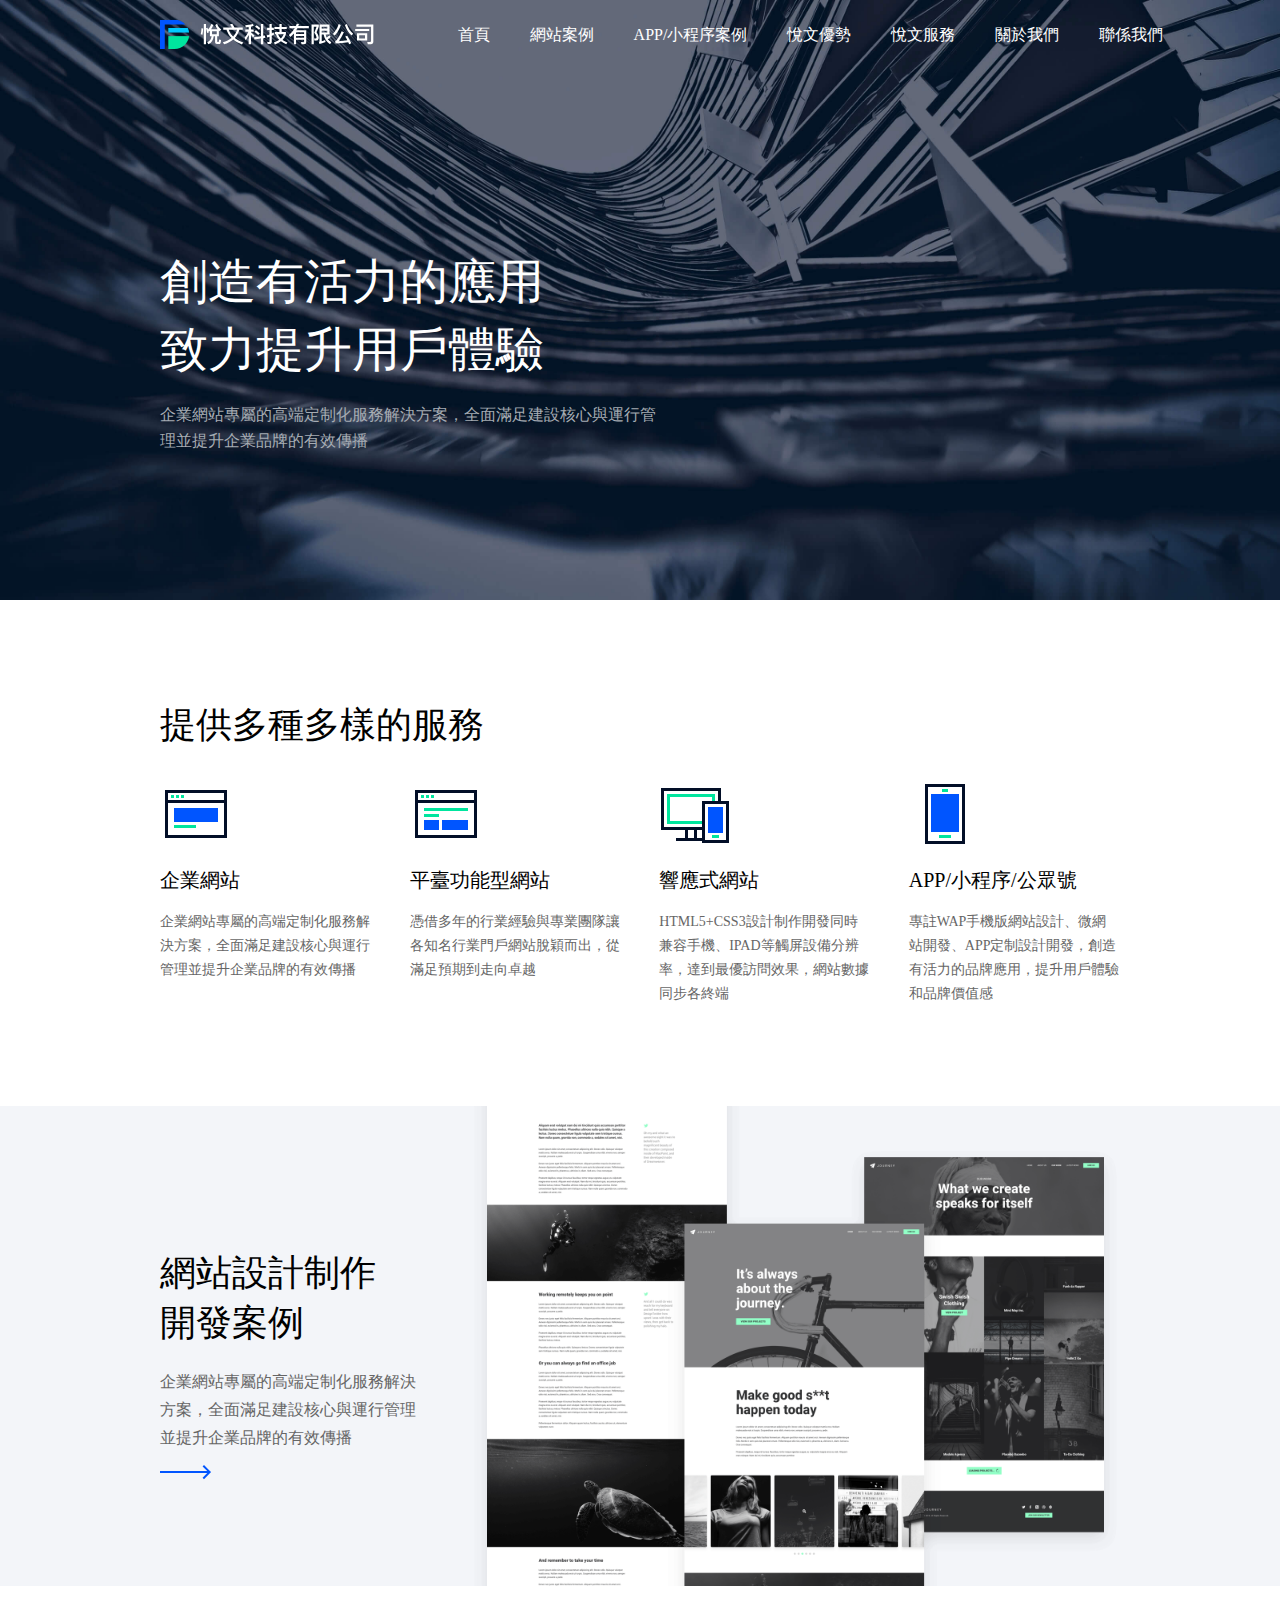
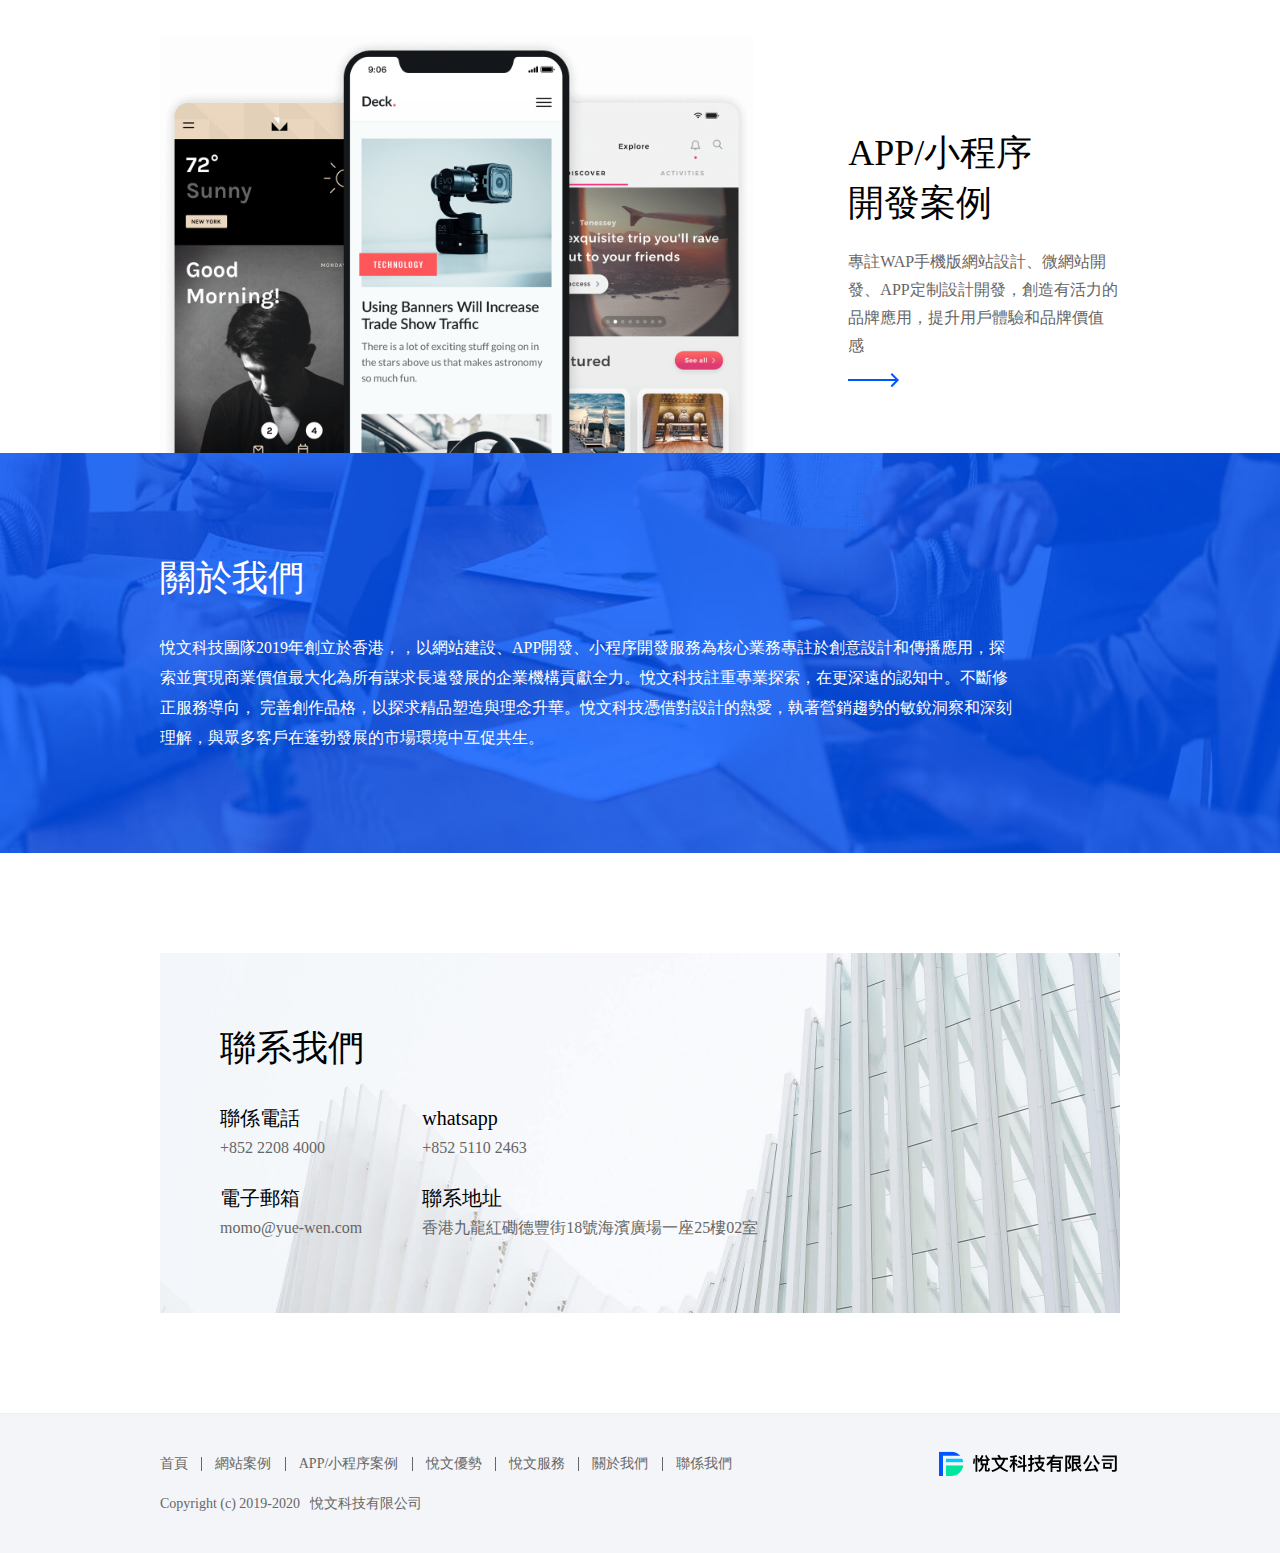
<file: html/index.html>
<!DOCTYPE html>
<html lang="zh">
<head>
	<meta charset="UTF-8">
	<meta name="viewport" content="width=device-width,initial-scale=1,minimum-scale=1,maximum-scale=1,user-scalable=no"/>
	<meta http-equiv="X-UA-Compatible" content="ie=edge">
	<link rel="stylesheet" href="../css/index.css">
	<title>首页</title>
</head>
<body>
	
	<header>
		<div class="headerNav">
			<img src="../img/header_logo_white.svg" class="headerlogo">
			<div class="navbox"><a href="index.html">首頁</a></div>
			<div class="navbox"><a href="webcase.html">網站案例</a></div>
			<div class="navbox"><a href="appcase.html">APP/小程序案例</a></div>
			<div class="navbox"><a href="advantage.html">悅文優勢</a></div>
			<div class="navbox"><a href="service.html">悅文服務</a></div>
			<div class="navbox"><a href="aboutus.html">關於我們</a></div>
			<div class="navbox"><a href="contactus.html">聯係我們</a></div>
		</div>
		<div class="header-box">
			<div class="header-title">創造有活力的應用<br>
			致力提升用戶體驗</div>
			<div class="header-title2">企業網站專屬的高端定制化服務解決方案，全面滿足建設核心與運行管理並提升企業品牌的有效傳播</div>
		</div>
	</header>
	
	<div class="boxa">
		<div class="boxa-title">提供多種多樣的服務</div>
		<div class="boxa-kids">
			<div class="boxa-kid">
				<div class="kid-imgbox">
					<img src="../img/Corporatewebsites.svg">
				</div>
				<div class="boxa-kid-title">企業網站</div>
				<p>企業網站專屬的高端定制化服務解決方案，全面滿足建設核心與運行管理並提升企業品牌的有效傳播</p>
			</div>
			
			<div class="boxa-kid">
				<div class="kid-imgbox">
					<img src="../img/boxaimg-b.svg">
				</div>
				<div class="boxa-kid-title">平臺功能型網站</div>
				<p>憑借多年的行業經驗與專業團隊讓各知名行業門戶網站脫穎而出，從滿足預期到走向卓越</p>
			</div>
			
			<div class="boxa-kid">
				<div class="kid-imgbox">
					<img src="../img/boxaimg-c.svg">
				</div>
				<div class="boxa-kid-title">響應式網站</div>
				<p>HTML5+CSS3設計制作開發同時兼容手機、IPAD等觸屏設備分辨率，達到最優訪問效果，網站數據同步各終端</p>
			</div>
			
			<div class="boxa-kid">
				<div class="kid-imgbox">
					<img src="../img/boxaimg-d.svg">
				</div>
				<div class="boxa-kid-title">APP/小程序/公眾號</div>
				<p>專註WAP手機版網站設計、微網站開發、APP定制設計開發，創造有活力的品牌應用，提升用戶體驗和品牌價值感</p>
			</div>
		</div>
	</div>
	
	<div class="boxb">
		<div class="boxb-left">
			<div class="boxb-title">網站設計制作開發案例</div>
			<div class="boxb-title2">企業網站專屬的高端定制化服務解決方案，全面滿足建設核心與運行管理並提升企業品牌的有效傳播</div>
			<div>
				<a href="webcase.html" class="hml-10">
					<img src="../img/lookmore.svg">
				</a>
			</div>
		</div>
		<img class="boxbimg" src="../img/boxbimg.png">
	</div>
	
	<div class="boxc">
		<img class="boxcimg" src="../img/boxcimg.png">
		<div class="boxc-right">
			<div class="boxc-title">APP/小程序開發案例</div>
			<div class="boxc-title2">專註WAP手機版網站設計、微網站開發、APP定制設計開發，創造有活力的品牌應用，提升用戶體驗和品牌價值感</div>
			<div>
				<a href="appcase.html" class="hml-10">
					<img src="../img/lookmore.svg">
				</a>
			</div>
		</div>
	</div>
	
	<div class="boxd">
		<img src="../img/aboutus.jpg" class="boxdimg">
		<div class="boxd-content">
			<div class="boxd-title">關於我們</div>
			<div class="boxd-title2">
				悅文科技團隊2019年創立於香港，，以網站建設、APP開發、小程序開發服務為核心業務專註於創意設計和傳播應用，探 索並實現商業價值最大化為所有謀求長遠發展的企業機構貢獻全力。悅文科技註重專業探索，在更深遠的認知中。不斷修正服務導向， 完善創作品格，以探求精品塑造與理念升華。悅文科技憑借對設計的熱愛，執著營銷趨勢的敏銳洞察和深刻理解，與眾多客戶在蓬勃發展的市場環境中互促共生。
			</div>
		</div>
	</div>
	
	<div class="boxe">
		<div class="boxe-content">
			<div class="boxe-title">聯系我們</div>
			<div class="boxe-callus">
				<div class="callus-left">
					<div class="callway">聯係電話</div>
					<div class="callnum mb-20">+852 2208 4000</div>
					<div class="callway">電子郵箱</div>
					<div class="callnum">momo@yue-wen.com</div>
				</div>
				<div class="callus-right">
					<div class="callway">whatsapp</div>
					<div class="callnum mb-20">+852 5110 2463</div>
					<div class="callway">聯系地址</div>
					<div class="callnum">香港九龍紅磡德豐街18號海濱廣場一座25樓02室</div>
				</div>
			</div>
		</div>
	</div>
	
	<footer>
		<div class="footer-navs">
			<div class="footer-nav">
				<a href="index.html">首頁</a>
			</div>
			<div class="footer-nav">
				<a href="webcase.html">網站案例</a>
			</div>
			<div class="footer-nav">
				<a href="appcase.html">APP/小程序案例</a>
			</div>
			<div class="footer-nav">
				<a href="advantage.html">悅文優勢</a>
			</div>
			<div class="footer-nav">
				<a href="service.html">悅文服務</a>
			</div>
			<div class="footer-nav">
				<a href="aboutus.html">關於我們</a>
			</div>
			<div class="footer-nav">
				<a href="contactus.html">聯係我們</a>
			</div>
		</div>
		<div class="footer-texts">
			<div class="footer-text">Copyright (c) 2019-2020</div>
			<div class="footer-text">悅文科技有限公司</div>
		</div>
		<img src="../img/Footer_logo.svg" class="footerlogo">
	</footer>
	
	<!--[if lt IE 9]>
	  <script src="https://oss.maxcdn.com/libs/html5shiv/3.7.0/html5shiv.js"></script>
	  <script src="https://oss.maxcdn.com/libs/respond.js/1.3.0/respond.min.js"></script>
	<![endif]-->
	<script type="text/javascript">
	    //创建和初始化地图函数：
	    function initMap(){
	        createMap();//创建地图
	        setMapEvent();//设置地图事件
	        addMapControl();//向地图添加控件
	        addMarker();//向地图中添加marker
	    }
	    
	    //创建地图函数：
	    function createMap(){
	        var map = new BMap.Map("dituContent");//在百度地图容器中创建一个地图
	        var point = new BMap.Point(114.203157,22.305358);//定义一个中心点坐标
	        map.centerAndZoom(point,18);//设定地图的中心点和坐标并将地图显示在地图容器中
	        window.map = map;//将map变量存储在全局
	    }
	    
	    //地图事件设置函数：
	    function setMapEvent(){
	        map.enableDragging();//启用地图拖拽事件，默认启用(可不写)
	        map.enableScrollWheelZoom();//启用地图滚轮放大缩小
	        map.enableDoubleClickZoom();//启用鼠标双击放大，默认启用(可不写)
	        map.enableKeyboard();//启用键盘上下左右键移动地图
	    }
	    
	    //地图控件添加函数：
	    function addMapControl(){
	        //向地图中添加缩放控件
		var ctrl_nav = new BMap.NavigationControl({anchor:BMAP_ANCHOR_TOP_LEFT,type:BMAP_NAVIGATION_CONTROL_LARGE});
		map.addControl(ctrl_nav);
	        //向地图中添加缩略图控件
		var ctrl_ove = new BMap.OverviewMapControl({anchor:BMAP_ANCHOR_BOTTOM_RIGHT,isOpen:0});
		map.addControl(ctrl_ove);
	        //向地图中添加比例尺控件
		var ctrl_sca = new BMap.ScaleControl({anchor:BMAP_ANCHOR_BOTTOM_LEFT});
		map.addControl(ctrl_sca);
	    }
	    
	    //标注点数组
	    var markerArr = [{title:"我的标记",content:"我的备注",point:"114.202991|22.305266",isOpen:0,icon:{w:21,h:21,l:46,t:0,x:6,lb:5}}
			 ];
	    //创建marker
	    function addMarker(){
	        for(var i=0;i<markerArr.length;i++){
	            var json = markerArr[i];
	            var p0 = json.point.split("|")[0];
	            var p1 = json.point.split("|")[1];
	            var point = new BMap.Point(p0,p1);
				var iconImg = createIcon(json.icon);
	            var marker = new BMap.Marker(point,{icon:iconImg});
				var iw = createInfoWindow(i);
				var label = new BMap.Label(json.title,{"offset":new BMap.Size(json.icon.lb-json.icon.x+10,-20)});
				marker.setLabel(label);
	            map.addOverlay(marker);
	            label.setStyle({
	                        borderColor:"#808080",
	                        color:"#333",
	                        cursor:"pointer"
	            });
				
				(function(){
					var index = i;
					var _iw = createInfoWindow(i);
					var _marker = marker;
					_marker.addEventListener("click",function(){
					    this.openInfoWindow(_iw);
				    });
				    _iw.addEventListener("open",function(){
					    _marker.getLabel().hide();
				    })
				    _iw.addEventListener("close",function(){
					    _marker.getLabel().show();
				    })
					label.addEventListener("click",function(){
					    _marker.openInfoWindow(_iw);
				    })
					if(!!json.isOpen){
						label.hide();
						_marker.openInfoWindow(_iw);
					}
				})()
	        }
	    }
	    //创建InfoWindow
	    function createInfoWindow(i){
	        var json = markerArr[i];
	        var iw = new BMap.InfoWindow("<b class='iw_poi_title' title='" + json.title + "'>" + json.title + "</b><div class='iw_poi_content'>"+json.content+"</div>");
	        return iw;
	    }
	    //创建一个Icon
	    function createIcon(json){
	        var icon = new BMap.Icon("http://app.baidu.com/map/images/us_mk_icon.png", new BMap.Size(json.w,json.h),{imageOffset: new BMap.Size(-json.l,-json.t),infoWindowOffset:new BMap.Size(json.lb+5,1),offset:new BMap.Size(json.x,json.h)})
	        return icon;
	    }
	    
	    initMap();//创建和初始化地图
	</script>
</body>
</html>
</file>
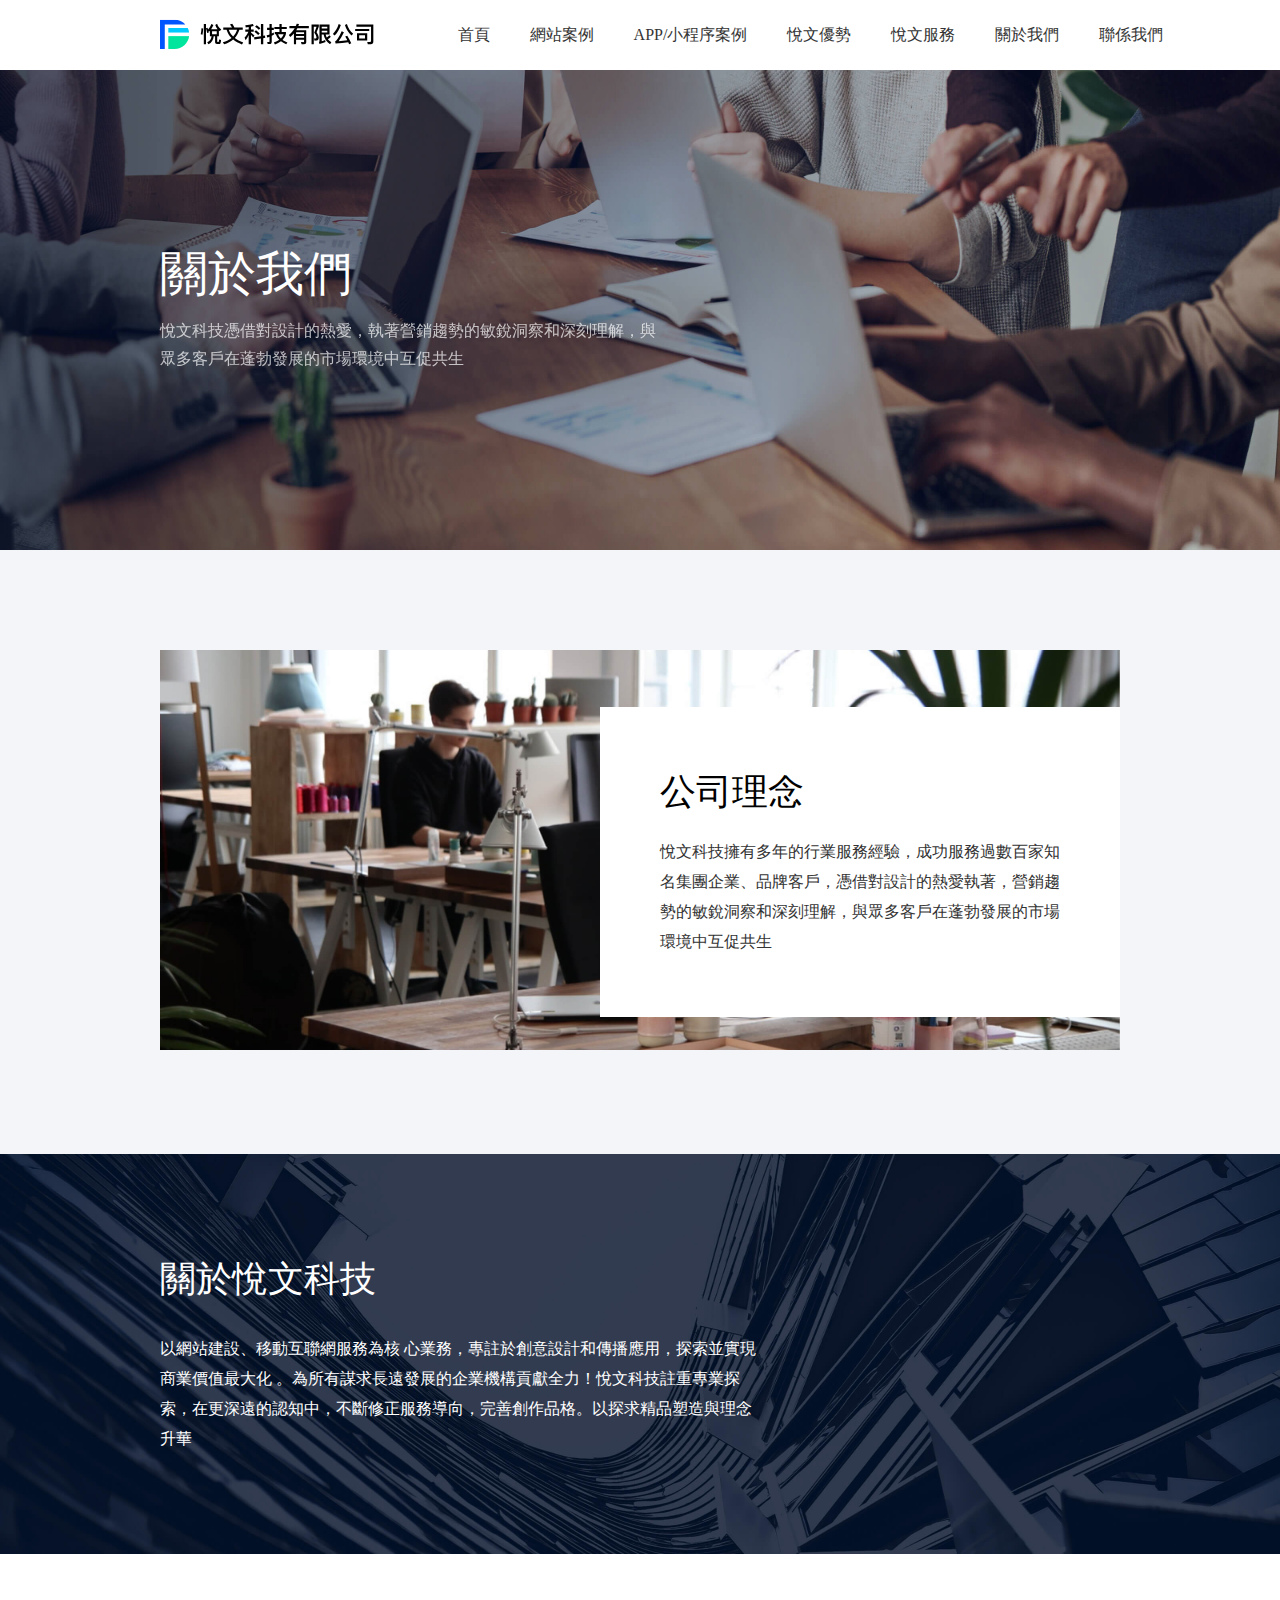
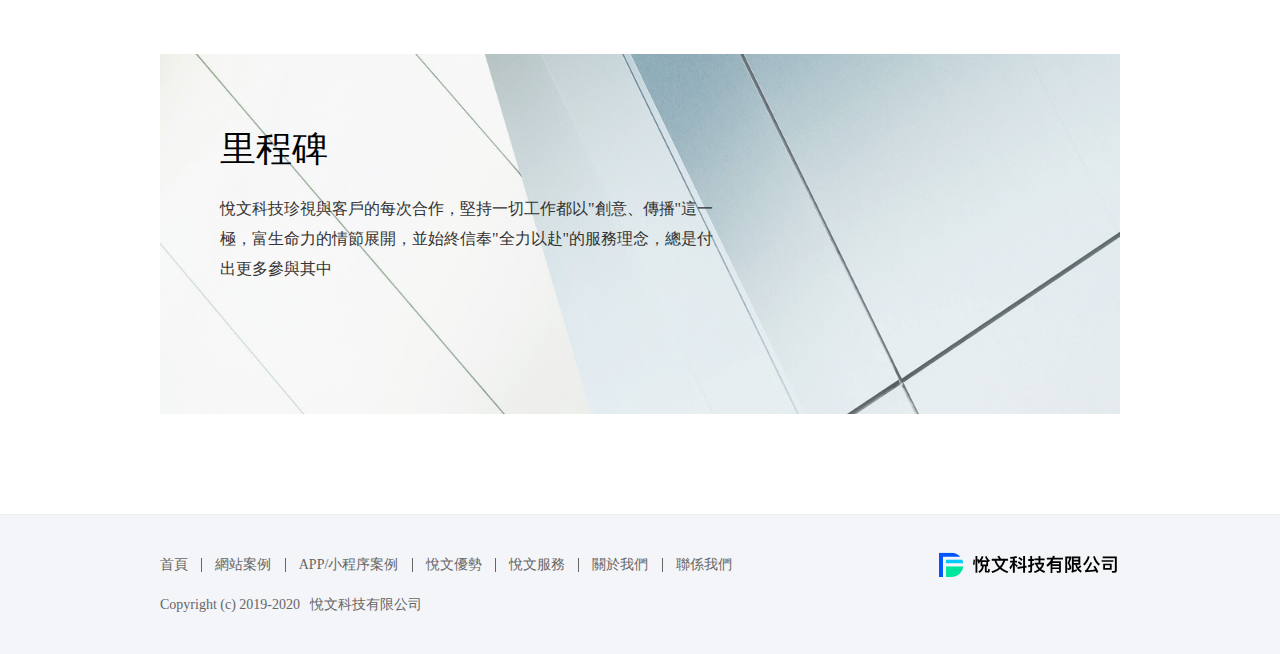
<file: html/aboutus.html>
<!DOCTYPE html>
<html lang="zh">
	<head>
		<meta charset="UTF-8">
		<meta name="viewport" content="width=device-width, initial-scale=1.0">
		<meta http-equiv="X-UA-Compatible" content="ie=edge">
		<link rel="stylesheet" href="../css/index.css">
		<title>關於我們</title>
	</head>
	<body>

		<div class="headerNav">
			<img src="../img/header_logo.svg" class="headerlogo">
			<div class="navbox"><a href="index.html">首頁</a></div>
			<div class="navbox"><a href="webcase.html">網站案例</a></div>
			<div class="navbox"><a href="appcase.html">APP/小程序案例</a></div>
			<div class="navbox"><a href="advantage.html">悅文優勢</a></div>
			<div class="navbox"><a href="service.html">悅文服務</a></div>
			<div class="navbox"><a href="aboutus.html">關於我們</a></div>
			<div class="navbox"><a href="contactus.html">聯係我們</a></div>
		</div>

		<div class="adpic aboutus-adpic">
			<div class="adpic-title">關於我們</div>
			<div class="adpic-title2">悅文科技憑借對設計的熱愛，執著營銷趨勢的敏銳洞察和深刻理解，與眾多客戶在蓬勃發展的市場環境中互促共生</div>
		</div>

		<div class="aboutusBoxb">
			<div class="aboutusBoxb-content">
				<img src="../img/aboutusBoxb.jpg">
				<div class="conpanyln">
					<div class="conpanyln-title">公司理念</div>
					<div class="conpanyln-title2">悅文科技擁有多年的行業服務經驗，成功服務過數百家知名集團企業、品牌客戶，憑借對設計的熱愛執著，營銷趨勢的敏銳洞察和深刻理解，與眾多客戶在蓬勃發展的市場環境中互促共生</div>
				</div>
			</div>
		</div>

		<div class="boxd">
			<img src="../img/aboutywkj.jpg" class="boxdimg">
			<div class="boxd-content">
				<div class="boxd-title">關於悅文科技</div>
				<div class="boxd-title3">以網站建設、移動互聯網服務為核 心業務，專註於創意設計和傳播應用，探索並實現商業價值最大化 。為所有謀求長遠發展的企業機構貢獻全力！悅文科技註重專業探索，在更深遠的認知中，不斷修正服務導向，完善創作品格。以探求精品塑造與理念升華</div>
			</div>
		</div>
		
		<div class="boxe">
			<div class="boxe-content aboutus-bectent">
				<div class="boxe-title">里程碑</div>
				<div class="text-title2" style="width: 500px;">悅文科技珍視與客戶的每次合作，堅持一切工作都以"創意、傳播"這一極，富生命力的情節展開，並始終信奉"全力以赴"的服務理念，總是付出更多參與其中</div>
			</div>
		</div>

		<footer>
			<div class="footer-navs">
				<div class="footer-nav">
					<a href="index.html">首頁</a>
				</div>
				<div class="footer-nav">
					<a href="webcase.html">網站案例</a>
				</div>
				<div class="footer-nav">
					<a href="appcase.html">APP/小程序案例</a>
				</div>
				<div class="footer-nav">
					<a href="advantage.html">悅文優勢</a>
				</div>
				<div class="footer-nav">
					<a href="service.html">悅文服務</a>
				</div>
				<div class="footer-nav">
					<a href="aboutus.html">關於我們</a>
				</div>
				<div class="footer-nav">
					<a href="contactus.html">聯係我們</a>
				</div>
			</div>
			<div class="footer-texts">
				<div class="footer-text">Copyright (c) 2019-2020</div>
				<div class="footer-text">悅文科技有限公司</div>
			</div>
			<img src="../img/Footer_logo.svg" class="footerlogo">
		</footer>
	</body>
</html>
</file>
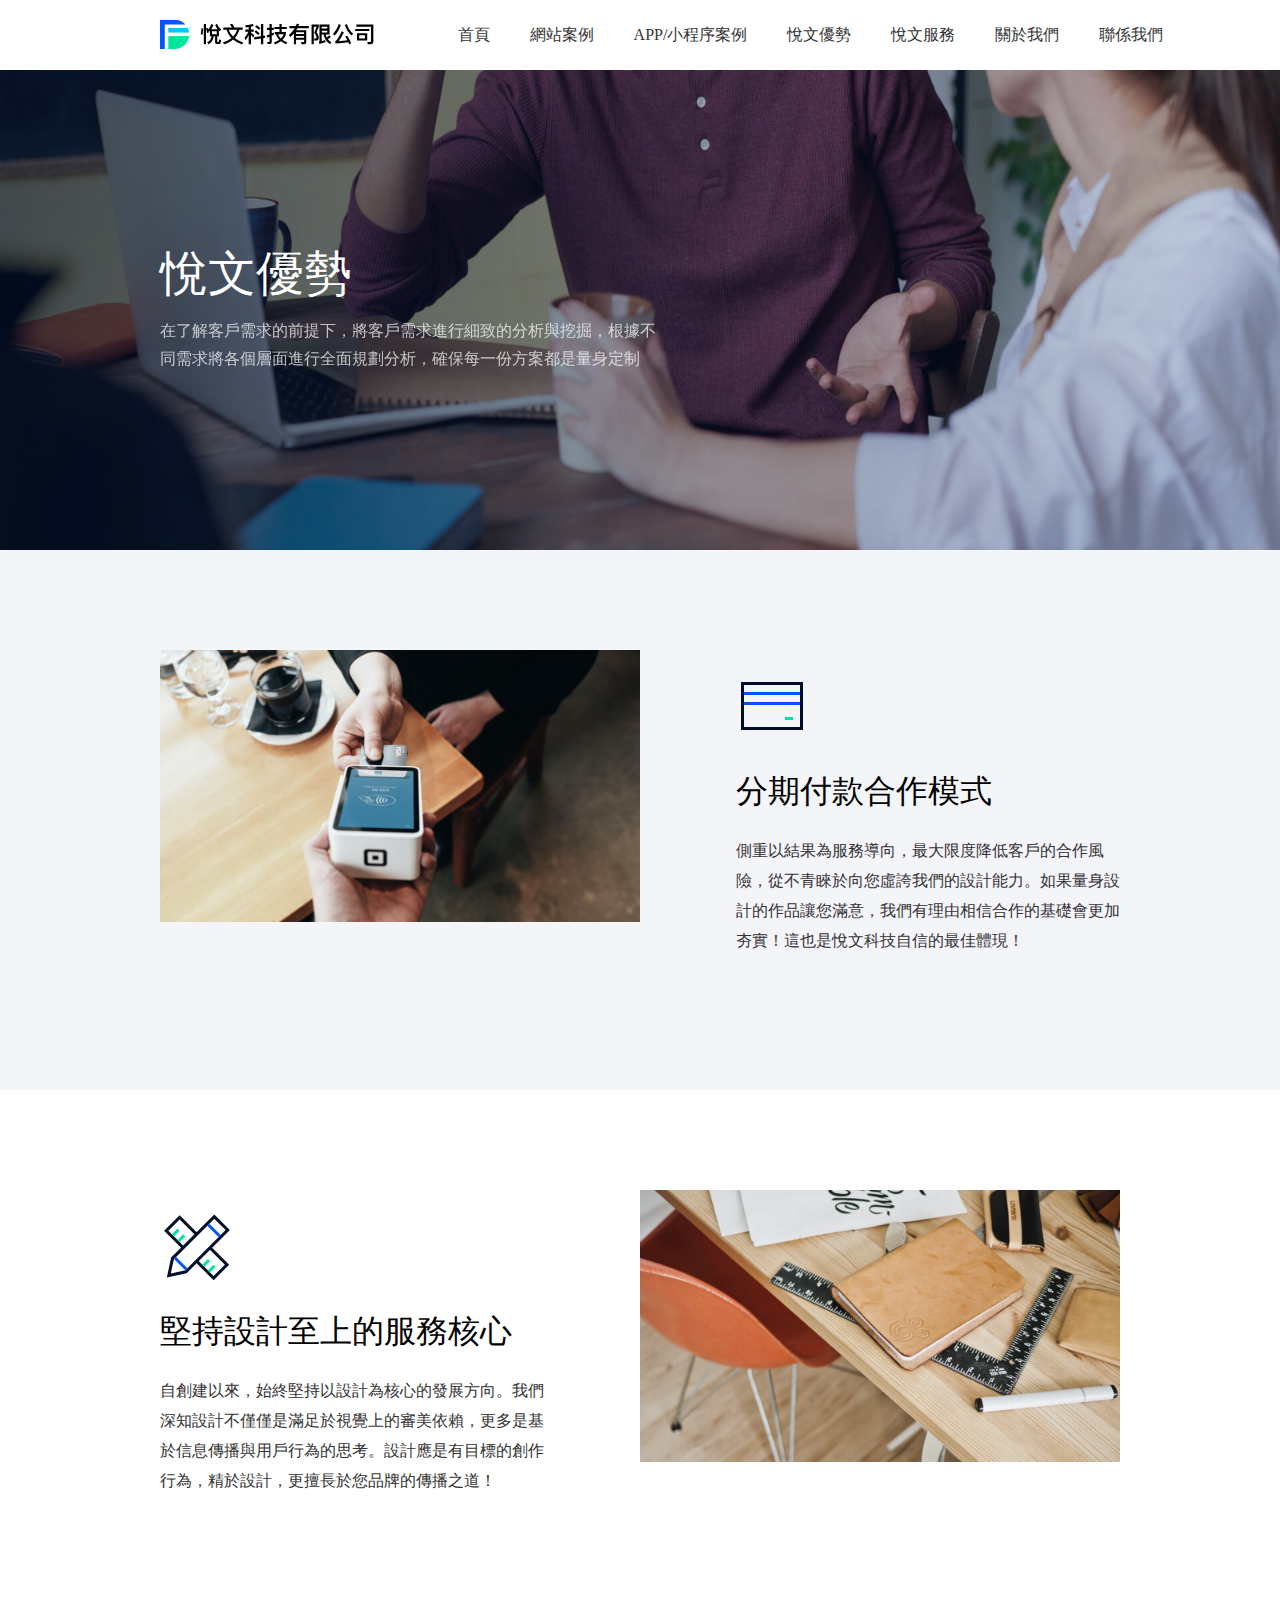
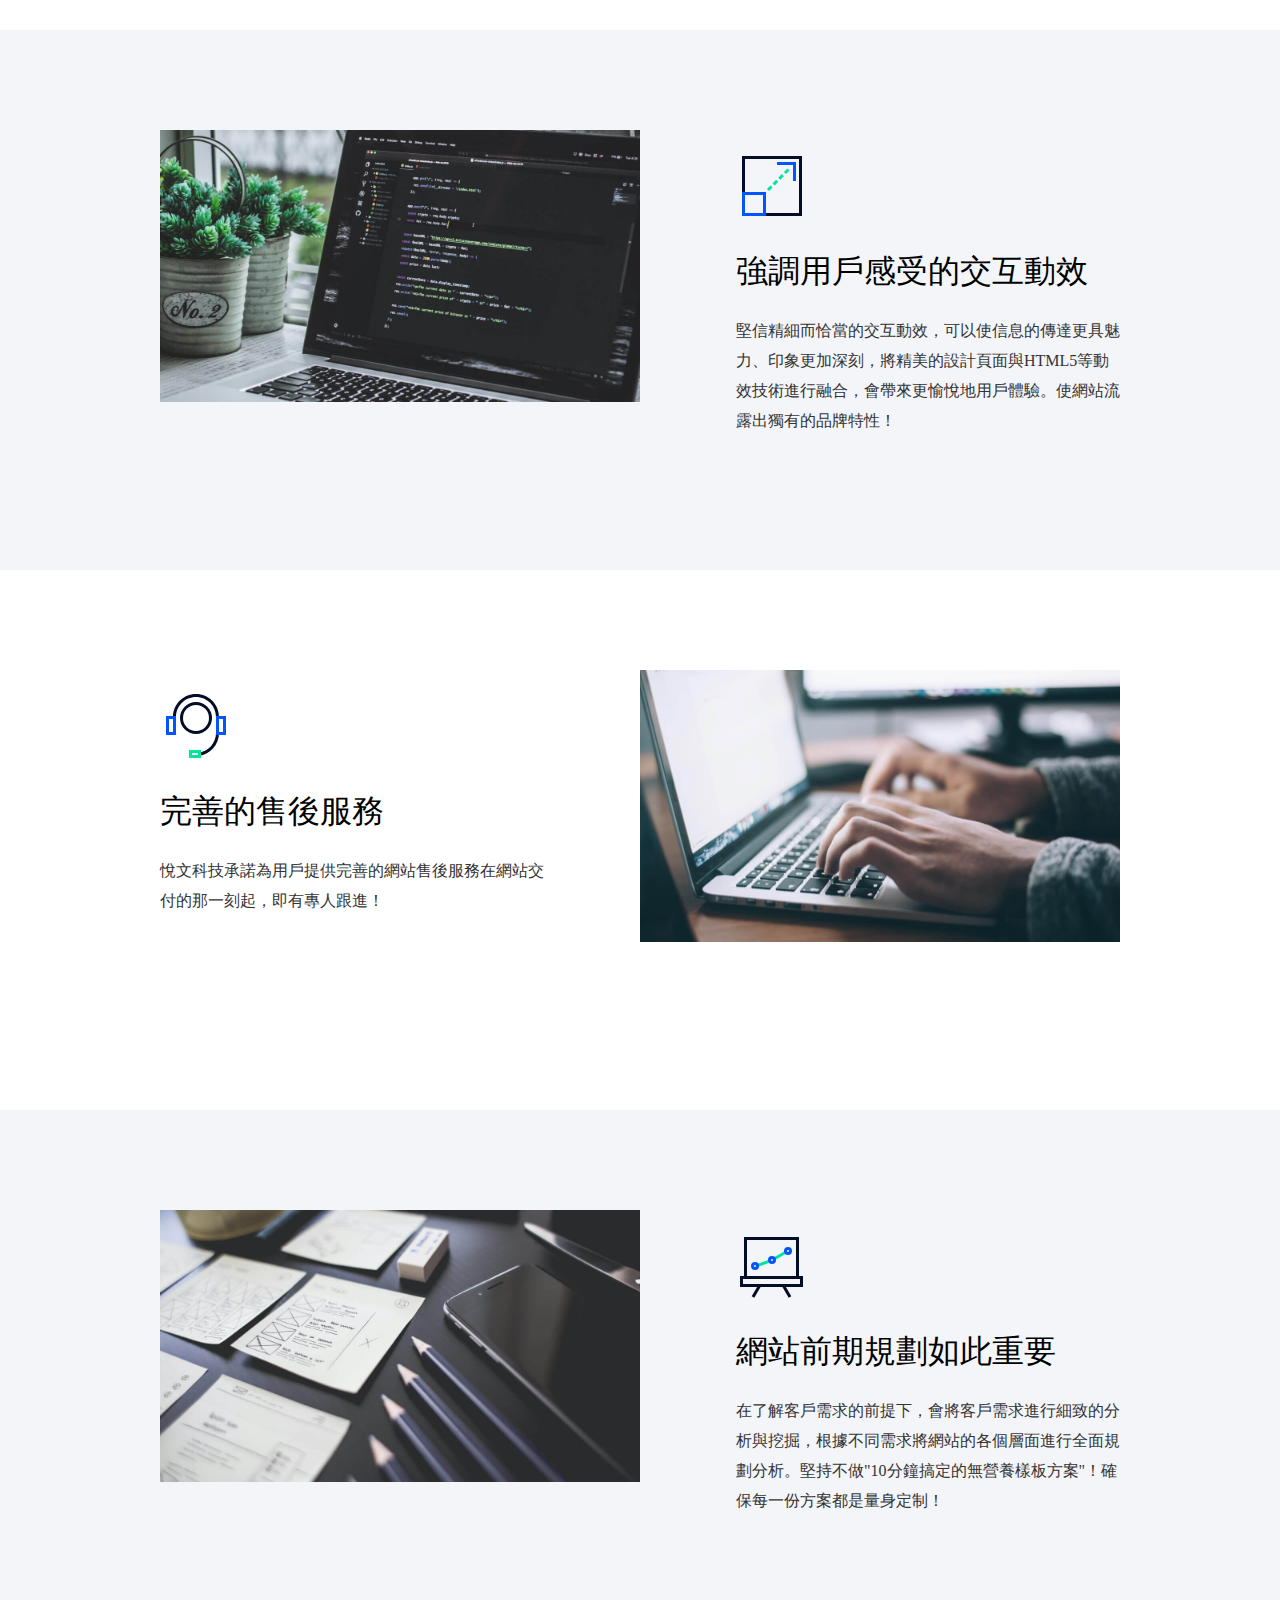
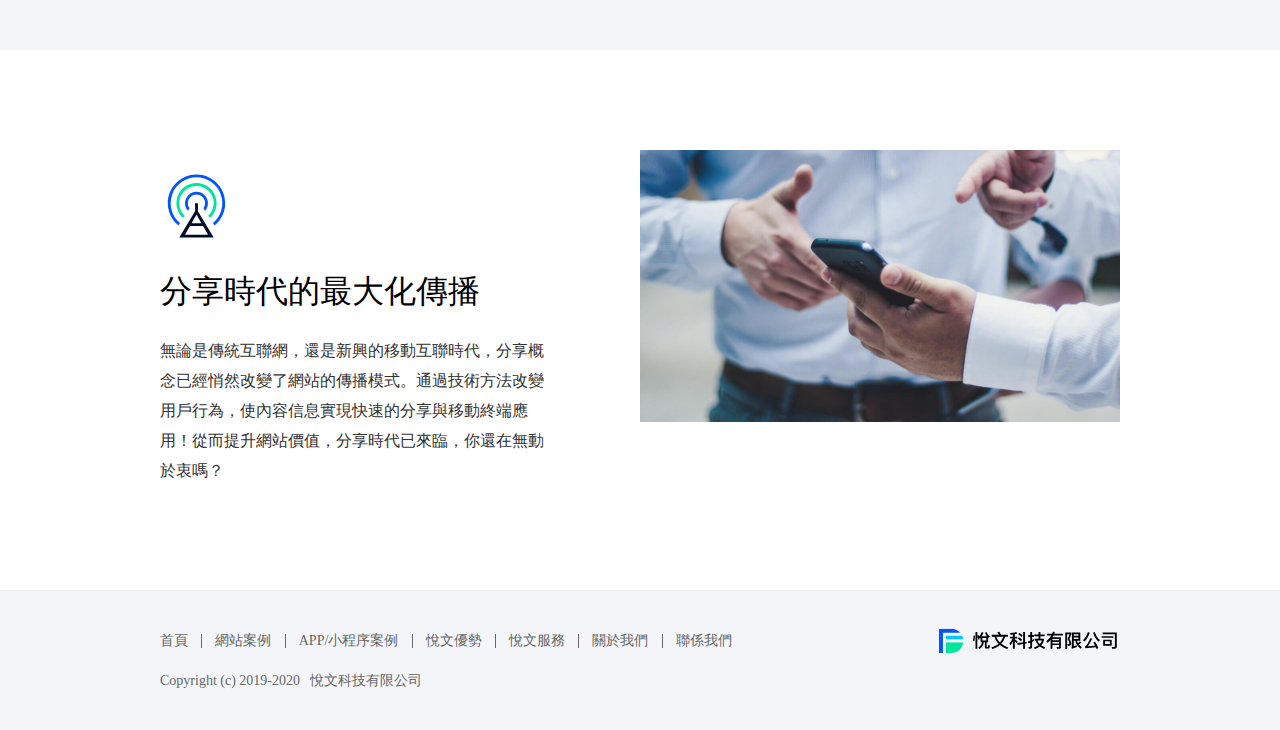
<file: html/advantage.html>
<!DOCTYPE html>
<html lang="zh">
	<head>
		<meta charset="UTF-8">
		<meta name="viewport" content="width=device-width, initial-scale=1.0">
		<meta http-equiv="X-UA-Compatible" content="ie=edge">
		<link rel="stylesheet" href="../css/index.css">
		<title>悅文優勢</title>
	</head>
	<body>

		<div class="headerNav">
			<img src="../img/header_logo.svg" class="headerlogo">
			<div class="navbox"><a href="index.html">首頁</a></div>
			<div class="navbox"><a href="webcase.html">網站案例</a></div>
			<div class="navbox"><a href="appcase.html">APP/小程序案例</a></div>
			<div class="navbox"><a href="advantage.html">悅文優勢</a></div>
			<div class="navbox"><a href="service.html">悅文服務</a></div>
			<div class="navbox"><a href="aboutus.html">關於我們</a></div>
			<div class="navbox"><a href="contactus.html">聯係我們</a></div>
		</div>

		<div class="adpic">
			<div class="adpic-title">悅文優勢</div>
			<div class="adpic-title2">在了解客戶需求的前提下，將客戶需求進行細致的分析與挖掘，根據不同需求將各個層面進行全面規劃分析，確保每一份方案都是量身定制</div>
		</div>

		<div class="boxgray">
			<div class="gray-imgbox">
				<img src="../img/gray1.jpg">
			</div>

			<div class="textbox">
				<div class="svgbox">
					<img src="../img/graylittle1.svg">
				</div>
				<div class="text-title">分期付款合作模式</div>
				<div class="text-title2">
					側重以結果為服務導向，最大限度降低客戶的合作風險，從不青睞於向您虛誇我們的設計能力。如果量身設計的作品讓您滿意，我們有理由相信合作的基礎會更加夯實！這也是悅文科技自信的最佳體現！
				</div>
			</div>
		</div>

		<div class="boxwhite">
			<div class="textbox">
				<div class="svgbox">
					<img src="../img/whitelittle2.svg">
				</div>
				<div class="text-title">堅持設計至上的服務核心</div>
				<div class="text-title2">自創建以來，始終堅持以設計為核心的發展方向。我們深知設計不僅僅是滿足於視覺上的審美依賴，更多是基於信息傳播與用戶行為的思考。設計應是有目標的創作行為，精於設計，更擅長於您品牌的傳播之道！
				</div>
			</div>

			<div class="gray-imgbox">
				<img src="../img/white2.jpg">
			</div>
		</div>

		<div class="boxgray">
			<div class="gray-imgbox">
				<img src="../img/gray3.jpg">
			</div>

			<div class="textbox">
				<div class="svgbox">
					<img src="../img/graylittle3.svg">
				</div>
				<div class="text-title">強調用戶感受的交互動效</div>
				<div class="text-title2">
					堅信精細而恰當的交互動效，可以使信息的傳達更具魅力、印象更加深刻，將精美的設計頁面與HTML5等動效技術進行融合，會帶來更愉悅地用戶體驗。使網站流露出獨有的品牌特性！
				</div>
			</div>
		</div>

		<div class="boxwhite">
			<div class="textbox">
				<div class="svgbox">
					<img src="../img/whitelittle4.svg">
				</div>
				<div class="text-title">完善的售後服務</div>
				<div class="text-title2">
					悅文科技承諾為用戶提供完善的網站售後服務在網站交付的那一刻起，即有專人跟進！
				</div>
			</div>

			<div class="gray-imgbox">
				<img src="../img/white4.jpg">
			</div>
		</div>

		<div class="boxgray">
			<div class="gray-imgbox">
				<img src="../img/gray5.jpg">
			</div>

			<div class="textbox">
				<div class="svgbox">
					<img src="../img/graylittle5.svg">
				</div>
				<div class="text-title">網站前期規劃如此重要</div>
				<div class="text-title2">
					在了解客戶需求的前提下，會將客戶需求進行細致的分析與挖掘，根據不同需求將網站的各個層面進行全面規劃分析。堅持不做"10分鐘搞定的無營養樣板方案"！確保每一份方案都是量身定制！
				</div>
			</div>
		</div>

		<div class="boxwhite">
			<div class="textbox">
				<div class="svgbox">
					<img src="../img/whitelittle6.svg">
				</div>
				<div class="text-title">分享時代的最大化傳播</div>
				<div class="text-title2">
					無論是傳統互聯網，還是新興的移動互聯時代，分享概念已經悄然改變了網站的傳播模式。通過技術方法改變用戶行為，使內容信息實現快速的分享與移動終端應用！從而提升網站價值，分享時代已來臨，你還在無動於衷嗎？
				</div>
			</div>

			<div class="gray-imgbox">
				<img src="../img/white6.jpg">
			</div>
		</div>

		<footer>
			<div class="footer-navs">
				<div class="footer-nav">
					<a href="index.html">首頁</a>
				</div>
				<div class="footer-nav">
					<a href="webcase.html">網站案例</a>
				</div>
				<div class="footer-nav">
					<a href="appcase.html">APP/小程序案例</a>
				</div>
				<div class="footer-nav">
					<a href="advantage.html">悅文優勢</a>
				</div>
				<div class="footer-nav">
					<a href="service.html">悅文服務</a>
				</div>
				<div class="footer-nav">
					<a href="aboutus.html">關於我們</a>
				</div>
				<div class="footer-nav">
					<a href="contactus.html">聯係我們</a>
				</div>
			</div>
			<div class="footer-texts">
				<div class="footer-text">Copyright (c) 2019-2020</div>
				<div class="footer-text">悅文科技有限公司</div>
			</div>
			<img src="../img/Footer_logo.svg" class="footerlogo">
		</footer>
	</body>
</html>
</file>
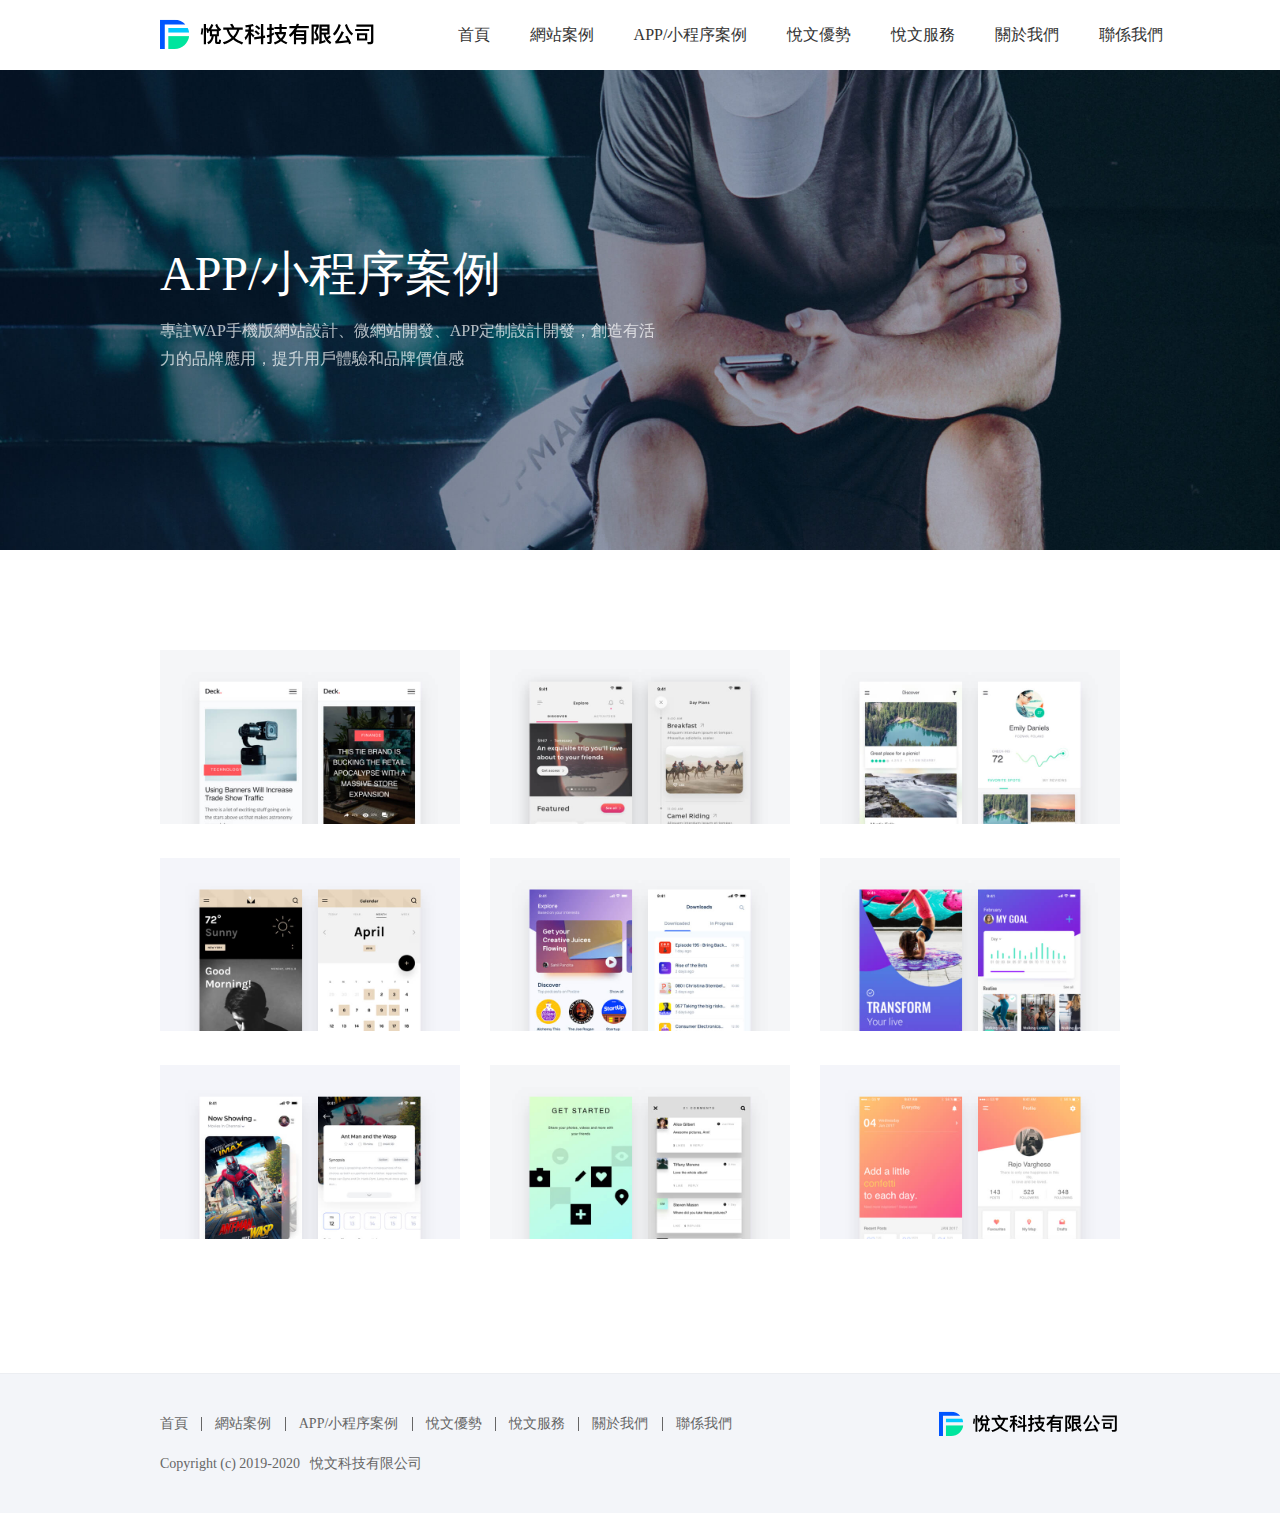
<file: html/appcase.html>
<!DOCTYPE html>
<html lang="zh">
	<head>
		<meta charset="UTF-8">
		<meta name="viewport" content="width=device-width, initial-scale=1.0">
		<meta http-equiv="X-UA-Compatible" content="ie=edge">
		<link rel="stylesheet" href="../css/index.css">
		<title>APP/小程序案例</title>
	</head>
	<body>

		<div class="headerNav">
			<img src="../img/header_logo.svg" class="headerlogo">
			<div class="navbox"><a href="index.html">首頁</a></div>
			<div class="navbox"><a href="webcase.html">網站案例</a></div>
			<div class="navbox"><a href="appcase.html">APP/小程序案例</a></div>
			<div class="navbox"><a href="advantage.html">悅文優勢</a></div>
			<div class="navbox"><a href="service.html">悅文服務</a></div>
			<div class="navbox"><a href="aboutus.html">關於我們</a></div>
			<div class="navbox"><a href="contactus.html">聯係我們</a></div>
		</div>

		<div class="appcase-adpic adpic">
			<div class="adpic-title">APP/小程序案例</div>
			<div class="adpic-title2">專註WAP手機版網站設計、微網站開發、APP定制設計開發，創造有活力的品牌應用，提升用戶體驗和品牌價值感</div>
		</div>

		<div class="appcaseBoxb">
			<div class="appcase"><img src="../img/appcase01.jpg"></div>
			<div class="appcase"><img src="../img/appcase02.jpg"></div>
			<div class="appcase"><img src="../img/appcase03.jpg"></div>
			<div class="appcase"><img src="../img/appcase04.jpg"></div>
			<div class="appcase"><img src="../img/appcase05.jpg"></div>
			<div class="appcase"><img src="../img/appcase06.jpg"></div>
			<div class="appcase"><img src="../img/appcase07.jpg"></div>
			<div class="appcase"><img src="../img/appcase08.jpg"></div>
			<div class="appcase"><img src="../img/appcase09.jpg"></div>
		</div>

		<!-- APP/小程序案例詳情 -->
		<!-- 1 -->
		<div class="appcase-details">
			<div class="details-title">APP/小程序案例<i class="returni"><返回列表</i></div>
			<div class="appdetails-top"><img src="../img/appcase1-details01.png"></div>
			<div class="appdetails-tpic">
				<img src="../img/appcase1-details02.png">
				<img src="../img/appcase1-details03.png">
				<img src="../img/appcase1-details04.png">
				<img src="../img/appcase1-details05.png">
				<img src="../img/appcase1-details06.png">
				<img src="../img/appcase1-details07.png">
			</div>
		</div>
		
		<!-- 2 -->
		<div class="appcase-details">
			<div class="details-title">APP/小程序案例<i class="returni"><返回列表</i></div>
			<div class="appdetails-top"><img src="../img/appcase2-details01.png"></div>
			<div class="appdetails-tpic">
				<img src="../img/appcase2-details02.png">
				<img src="../img/appcase2-details03.png">
				<img src="../img/appcase2-details04.png">
				<img src="../img/appcase2-details05.png">
				<img src="../img/appcase2-details06.png">
				<img src="../img/appcase2-details07.png">
			</div>
		</div>
		
		<!-- 3 -->
		<div class="appcase-details">
			<div class="details-title">APP/小程序案例<i class="returni"><返回列表</i></div>
			<div class="appdetails-top"><img src="../img/appcase3-details01.png"></div>
			<div class="appdetails-tpic">
				<img src="../img/appcase3-details02.png">
				<img src="../img/appcase3-details03.png">
				<img src="../img/appcase3-details04.png">
				<img src="../img/appcase3-details05.png">
				<img src="../img/appcase3-details06.png">
				<img src="../img/appcase3-details07.png">
			</div>
		</div>
		
		<!-- 4 -->
		<div class="appcase-details">
			<div class="details-title">APP/小程序案例<i class="returni"><返回列表</i></div>
			<div class="appdetails-top"><img src="../img/appcase4-details01.png"></div>
			<div class="appdetails-tpic">
				<img src="../img/appcase4-details02.png">
				<img src="../img/appcase4-details03.png">
				<img src="../img/appcase4-details04.png">
				<img src="../img/appcase4-details05.png">
				<img src="../img/appcase4-details06.png">
				<img src="../img/appcase4-details07.png">
			</div>
		</div>
		
		<!-- 5 -->
		<div class="appcase-details">
			<div class="details-title">APP/小程序案例<i class="returni"><返回列表</i></div>
			<div class="appdetails-top"><img src="../img/appcase5-details01.png"></div>
			<div class="appdetails-tpic">
				<img src="../img/appcase5-details02.png">
				<img src="../img/appcase5-details03.png">
				<img src="../img/appcase5-details04.png">
			</div>
		</div>
		
		<!-- 6 -->
		<div class="appcase-details">
			<div class="details-title">APP/小程序案例<i class="returni"><返回列表</i></div>
			<div class="appdetails-top"><img src="../img/appcase6-details01.png"></div>
			<div class="appdetails-tpic">
				<img src="../img/appcase6-details02.png">
				<img src="../img/appcase6-details03.png">
				<img src="../img/appcase6-details04.png">
				<img src="../img/appcase6-details05.png">
				<img src="../img/appcase6-details06.png">
				<img src="../img/appcase6-details07.png">
			</div>
		</div>
		
		<!-- 7 -->
		<div class="appcase-details">
			<div class="details-title">APP/小程序案例<i class="returni"><返回列表</i></div>
			<div class="appdetails-top"><img src="../img/appcase7-details01.png"></div>
			<div class="appdetails-tpic">
				<img src="../img/appcase7-details02.png">
				<img src="../img/appcase7-details03.png">
				<img src="../img/appcase7-details04.png">
			</div>
		</div>
		
		<!-- 8 -->
		<div class="appcase-details">
			<div class="details-title">APP/小程序案例<i class="returni"><返回列表</i></div>
			<div class="appdetails-top"><img src="../img/appcase8-details01.png"></div>
			<div class="appdetails-tpic">
				<img src="../img/appcase8-details02.png">
				<img src="../img/appcase8-details03.png">
				<img src="../img/appcase8-details04.png">
				<img src="../img/appcase8-details05.png">
				<img src="../img/appcase8-details06.png">
				<img src="../img/appcase8-details07.png">
			</div>
		</div>
		
		<!-- 9 -->
		<div class="appcase-details">
			<div class="details-title">APP/小程序案例<i class="returni"><返回列表</i></div>
			<div class="appdetails-top"><img src="../img/appcase9-details01.png"></div>
			<div class="appdetails-tpic">
				<img src="../img/appcase9-details02.png">
				<img src="../img/appcase9-details03.png">
				<img src="../img/appcase9-details04.png">
				<img src="../img/appcase9-details05.png">
				<img src="../img/appcase9-details06.png">
				<img src="../img/appcase9-details07.png">
			</div>
		</div>

		<footer>
			<div class="footer-navs">
				<div class="footer-nav">
					<a href="index.html">首頁</a>
				</div>
				<div class="footer-nav">
					<a href="webcase.html">網站案例</a>
				</div>
				<div class="footer-nav">
					<a href="appcase.html">APP/小程序案例</a>
				</div>
				<div class="footer-nav">
					<a href="advantage.html">悅文優勢</a>
				</div>
				<div class="footer-nav">
					<a href="service.html">悅文服務</a>
				</div>
				<div class="footer-nav">
					<a href="aboutus.html">關於我們</a>
				</div>
				<div class="footer-nav">
					<a href="contactus.html">聯係我們</a>
				</div>
			</div>
			<div class="footer-texts">
				<div class="footer-text">Copyright (c) 2019-2020</div>
				<div class="footer-text">悅文科技有限公司</div>
			</div>
			<img src="../img/Footer_logo.svg" class="footerlogo">
		</footer>
		
		<script type="text/javascript">
			
			var details = document.getElementsByClassName("appcase-details")
			var appcase = document.getElementsByClassName("appcase")
			var adpic = document.getElementsByClassName("appcase-adpic")
			// console.log(appcase.length)
			for(var i=0;i<9;i++){
				var opencase = function(k){
				    appcase[k].onclick = function(){
				     	adpic[0].style.display="none";
				     	document.getElementsByClassName("appcaseBoxb")[0].style.display="none";
				     	details[k].style.display="block";
				    	// console.log(k)
				    }
				}
				opencase(i); 
				var closecase = function(j){
				    details[j].onclick = function(){
				     	adpic[0].style.display="block";
				     	document.getElementsByClassName("appcaseBoxb")[0].style.display="";
				     	details[j].style.display="none";
				    }
				}
				closecase(i);
			}
			
		</script>
	</body>
</html>
</file>
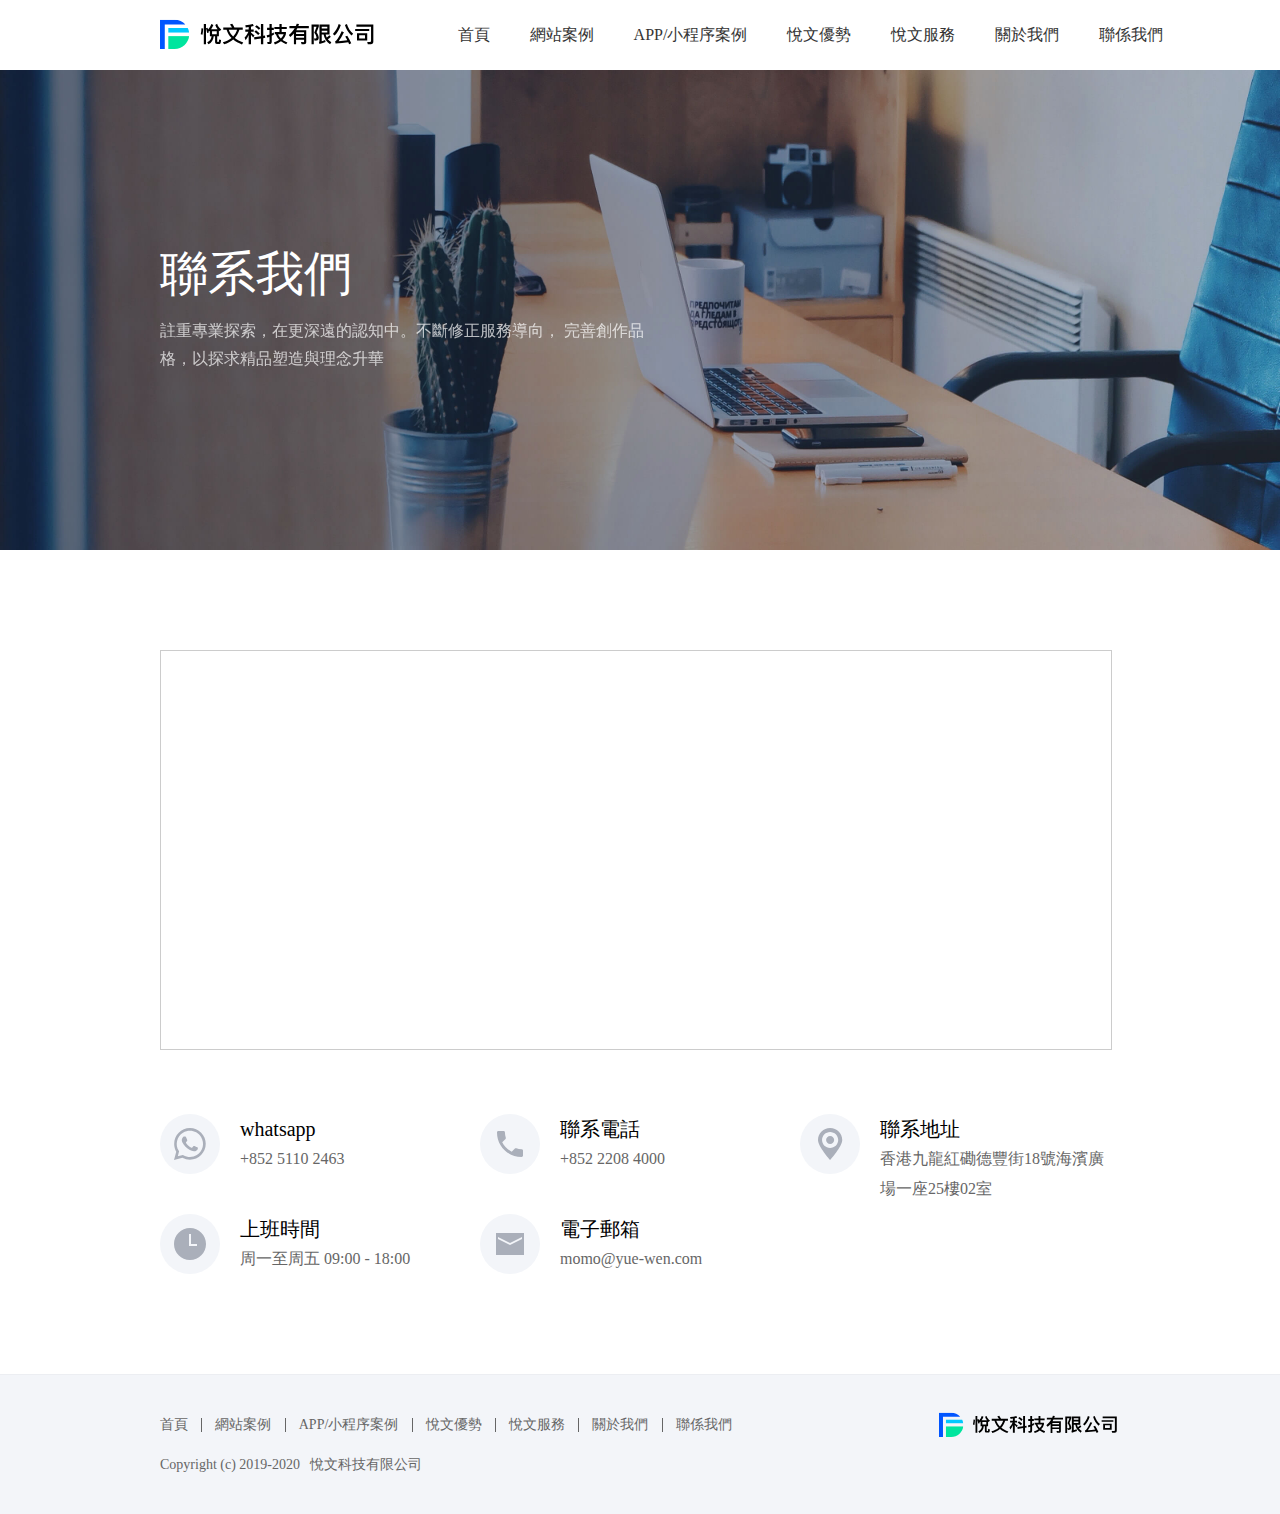
<file: html/contactus.html>
<!DOCTYPE html>
<html lang="zh">
	<head>
		<meta charset="UTF-8">
		<meta name="viewport" content="width=device-width, initial-scale=1.0">
		<meta http-equiv="X-UA-Compatible" content="ie=edge">
		<link rel="stylesheet" href="../css/index.css">
		<title>聯係我們</title>
	</head>
	<body>

		<div class="headerNav">
			<img src="../img/header_logo.svg" class="headerlogo">
			<div class="navbox"><a href="index.html">首頁</a></div>
			<div class="navbox"><a href="webcase.html">網站案例</a></div>
			<div class="navbox"><a href="appcase.html">APP/小程序案例</a></div>
			<div class="navbox"><a href="advantage.html">悅文優勢</a></div>
			<div class="navbox"><a href="service.html">悅文服務</a></div>
			<div class="navbox"><a href="aboutus.html">關於我們</a></div>
			<div class="navbox"><a href="contactus.html">聯係我們</a></div>
		</div>

		<div class="contactus-adpic adpic">
			<div class="adpic-title">聯系我們</div>
			<div class="adpic-title2">註重專業探索，在更深遠的認知中。不斷修正服務導向， 完善創作品格，以探求精品塑造與理念升華</div>
		</div>

		<div class="contactusBoxb">
			<div class="contact-imgbox">
				<!-- <img src="../img/place.png"> -->
				<iframe src="map.html" width="100%" height="400"></iframe>
			</div>
			<div class="contactways">
				<div class="contactway">
					<img src="../img/whatsapp.svg">
					<div class="contactway-right">
						<div class="conwayr-title">whatsapp</div>
						<div class="conwayr-title2">+852 5110 2463</div>
					</div>
				</div>
				<div class="contactway">
					<img src="../img/contactphone.svg">
					<div class="contactway-right">
						<div class="conwayr-title">聯系電話</div>
						<div class="conwayr-title2">+852 2208 4000</div>
					</div>
				</div>
				<div class="contactway">
					<img src="../img/contactaddress.svg">
					<div class="contactway-right">
						<div class="conwayr-title">聯系地址</div>
						<div class="conwayr-title2">香港九龍紅磡德豐街18號海濱廣場一座25樓02室</div>
					</div>
				</div>
				<div class="contactway">
					<img src="../img/contacttime.svg">
					<div class="contactway-right">
						<div class="conwayr-title">上班時間</div>
						<div class="conwayr-title2">周一至周五 09:00 - 18:00</div>
					</div>
				</div>
				<div class="contactway">
					<img src="../img/contactemail.svg">
					<div class="contactway-right">
						<div class="conwayr-title">電子郵箱</div>
						<div class="conwayr-title2">momo@yue-wen.com</div>
					</div>
				</div>
			</div>
		</div>

		<footer>
			<div class="footer-navs">
				<div class="footer-nav">
					<a href="index.html">首頁</a>
				</div>
				<div class="footer-nav">
					<a href="webcase.html">網站案例</a>
				</div>
				<div class="footer-nav">
					<a href="appcase.html">APP/小程序案例</a>
				</div>
				<div class="footer-nav">
					<a href="advantage.html">悅文優勢</a>
				</div>
				<div class="footer-nav">
					<a href="service.html">悅文服務</a>
				</div>
				<div class="footer-nav">
					<a href="aboutus.html">關於我們</a>
				</div>
				<div class="footer-nav">
					<a href="contactus.html">聯係我們</a>
				</div>
			</div>
			<div class="footer-texts">
				<div class="footer-text">Copyright (c) 2019-2020</div>
				<div class="footer-text">悅文科技有限公司</div>
			</div>
			<img src="../img/Footer_logo.svg" class="footerlogo">
		</footer>
	</body>
</html>
</file>
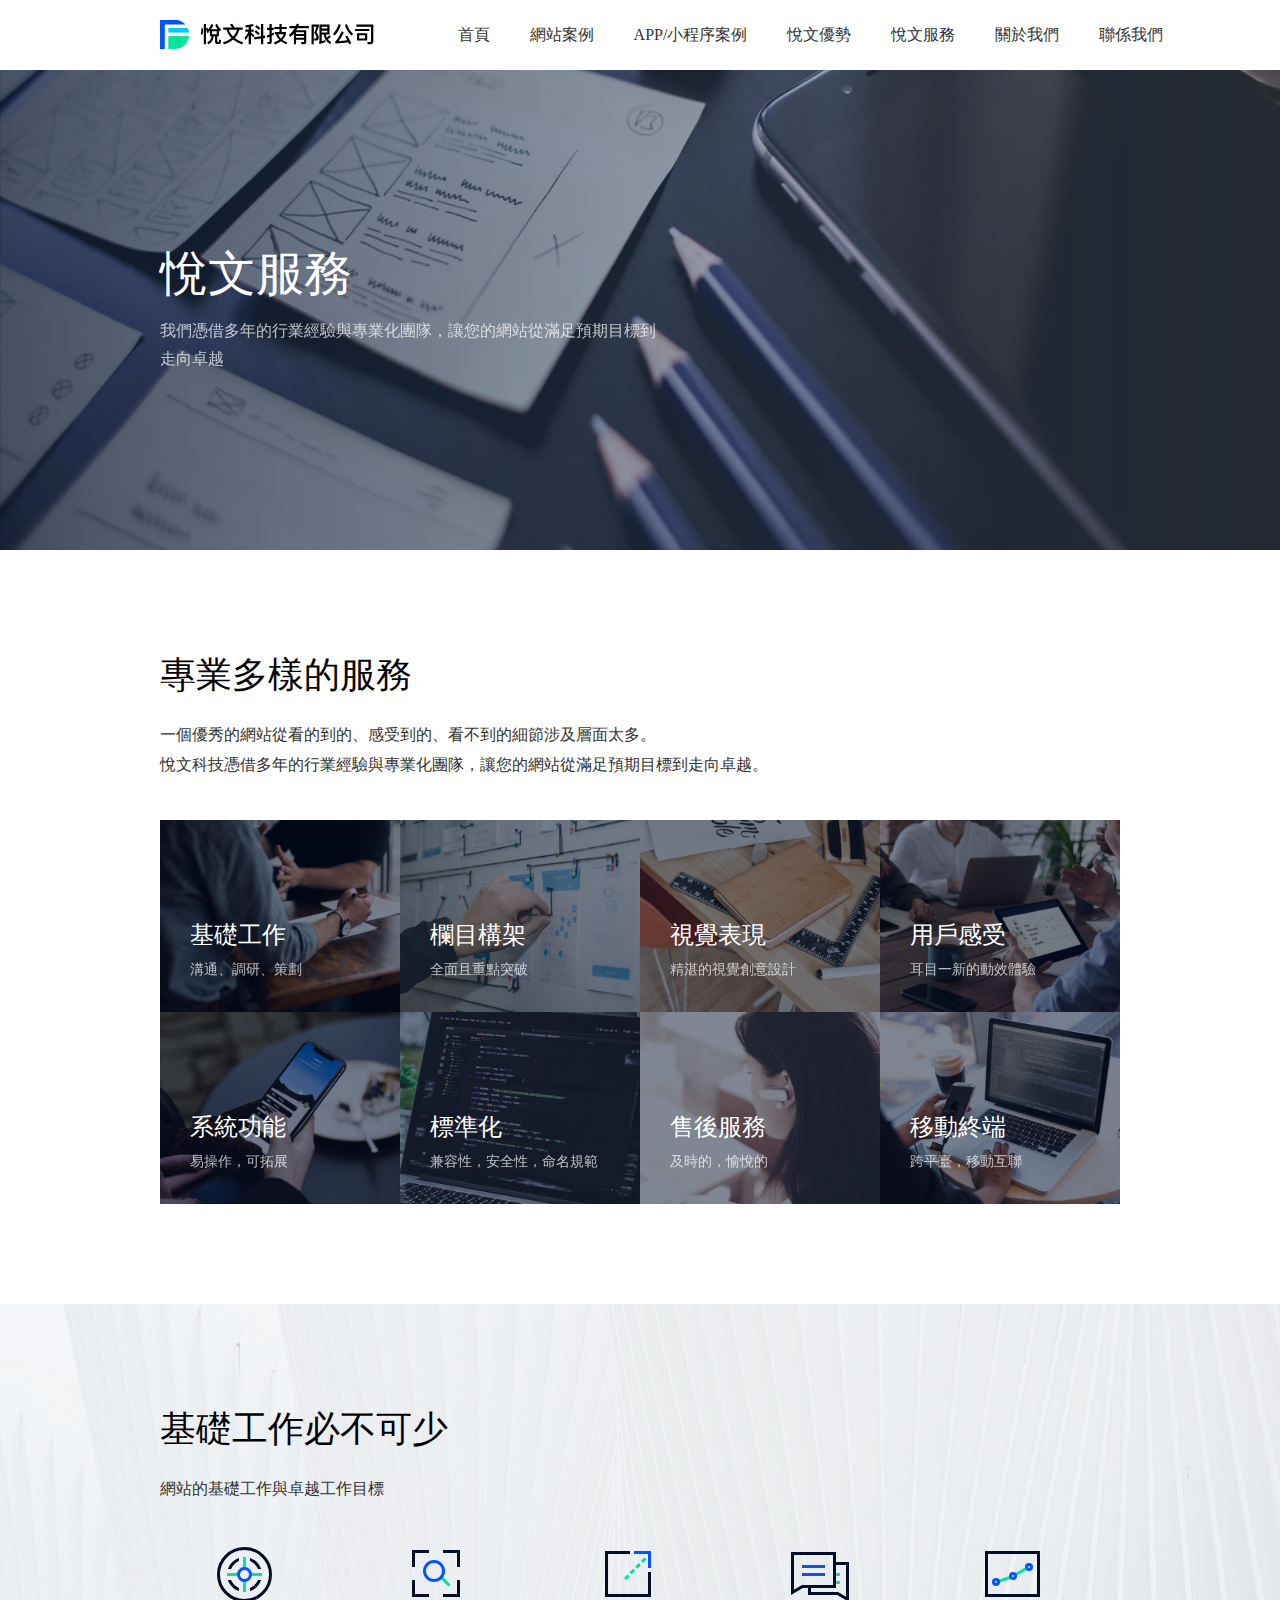
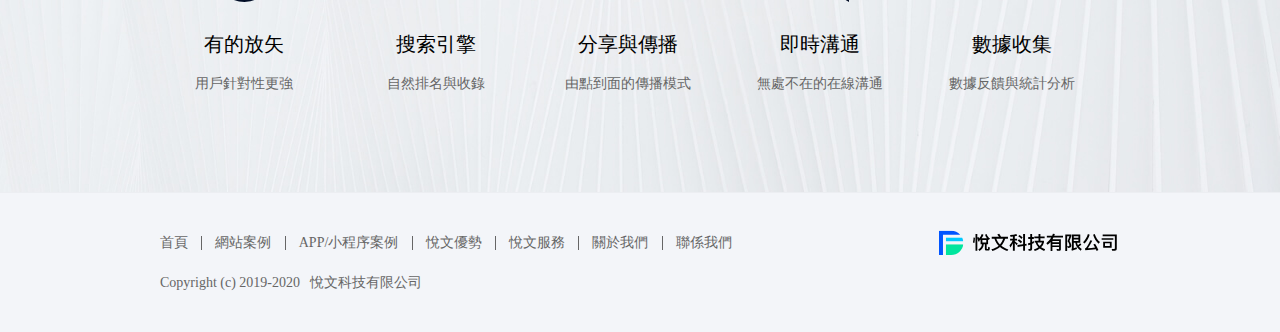
<file: html/service.html>
<!DOCTYPE html>
<html lang="zh">
	<head>
		<meta charset="UTF-8">
		<meta name="viewport" content="width=device-width, initial-scale=1.0">
		<meta http-equiv="X-UA-Compatible" content="ie=edge">
		<link rel="stylesheet" href="../css/index.css">
		<title>悅文服務</title>
	</head>
	<body>

		<div class="headerNav">
			<img src="../img/header_logo.svg" class="headerlogo">
			<div class="navbox"><a href="index.html">首頁</a></div>
			<div class="navbox"><a href="webcase.html">網站案例</a></div>
			<div class="navbox"><a href="appcase.html">APP/小程序案例</a></div>
			<div class="navbox"><a href="advantage.html">悅文優勢</a></div>
			<div class="navbox"><a href="service.html">悅文服務</a></div>
			<div class="navbox"><a href="aboutus.html">關於我們</a></div>
			<div class="navbox"><a href="contactus.html">聯係我們</a></div>
		</div>

		<div class="service-adpic adpic">
			<div class="adpic-title">悅文服務</div>
			<div class="adpic-title2">我們憑借多年的行業經驗與專業化團隊，讓您的網站從滿足預期目標到走向卓越</div>
		</div>

		<div class="service-boxa">
			<div class="service-boxa-title">專業多樣的服務</div>
			<div class="service-boxa-title2">一個優秀的網站從看的到的、感受到的、看不到的細節涉及層面太多。<br>
				悅文科技憑借多年的行業經驗與專業化團隊，讓您的網站從滿足預期目標到走向卓越。</div>
			<div class="service-jpgsbox">
				<div class="service-jpgbox">
					<img src="../img/servicejpg1.jpg">
					<div class="jpgbox-title">基礎工作</div>
					<div class="jpgbox-title2">溝通、調研、策劃</div>
				</div>
				<div class="service-jpgbox">
					<div class="jpgbox-title">欄目構架</div>
					<div class="jpgbox-title2">全面且重點突破</div>
					<img src="../img/servicejpg2.jpg">
				</div>
				<div class="service-jpgbox">
					<div class="jpgbox-title">視覺表現</div>
					<div class="jpgbox-title2">精湛的視覺創意設計</div>
					<img src="../img/servicejpg3.jpg">
				</div>
				<div class="service-jpgbox">
					<div class="jpgbox-title">用戶感受</div>
					<div class="jpgbox-title2">耳目一新的動效體驗</div>
					<img src="../img/servicejpg4.jpg">
				</div>
			</div>
			<div class="service-jpgsbox">
				<div class="service-jpgbox">
					<img src="../img/servicejpg5.jpg">
					<div class="jpgbox-title">系統功能</div>
					<div class="jpgbox-title2">易操作，可拓展</div>
				</div>
				<div class="service-jpgbox">
					<img src="../img/servicejpg6.jpg">
					<div class="jpgbox-title">標準化</div>
					<div class="jpgbox-title2">兼容性，安全性，命名規範</div>
				</div>
				<div class="service-jpgbox">
					<img src="../img/servicejpg7.jpg">
					<div class="jpgbox-title">售後服務</div>
					<div class="jpgbox-title2">及時的，愉悅的</div>
				</div>
				<div class="service-jpgbox">
					<img src="../img/servicejpg8.jpg">
					<div class="jpgbox-title">移動終端</div>
					<div class="jpgbox-title2">跨平臺，移動互聯</div>
				</div>
			</div>
		</div>

		<div class="service-boxb">
			<div class="service-boxb-title">基礎工作必不可少</div>
			<div class="service-boxb-title2">網站的基礎工作與卓越工作目標</div>
			<div class="service-boxb-svgbox">
				<img src="../img/servicesvg1.svg">
				<div class="svgbox-title">有的放矢</div>
				<div class="svgbox-title2">用戶針對性更強</div>
			</div>
			<div class="service-boxb-svgbox">
				<img src="../img/servicesvg2.svg">
				<div class="svgbox-title">搜索引擎</div>
				<div class="svgbox-title2">自然排名與收錄</div>
			</div>
			<div class="service-boxb-svgbox">
				<img src="../img/servicesvg3.svg">
				<div class="svgbox-title">分享與傳播</div>
				<div class="svgbox-title2">由點到面的傳播模式</div>
			</div>
			<div class="service-boxb-svgbox">
				<img src="../img/servicesvg4.svg">
				<div class="svgbox-title">即時溝通</div>
				<div class="svgbox-title2">無處不在的在線溝通</div>
			</div>
			<div class="service-boxb-svgbox">
				<img src="../img/servicesvg5.svg">
				<div class="svgbox-title">數據收集</div>
				<div class="svgbox-title2">數據反饋與統計分析</div>
			</div>
		</div>

		<footer>
			<div class="footer-navs">
				<div class="footer-nav">
					<a href="index.html">首頁</a>
				</div>
				<div class="footer-nav">
					<a href="webcase.html">網站案例</a>
				</div>
				<div class="footer-nav">
					<a href="appcase.html">APP/小程序案例</a>
				</div>
				<div class="footer-nav">
					<a href="advantage.html">悅文優勢</a>
				</div>
				<div class="footer-nav">
					<a href="service.html">悅文服務</a>
				</div>
				<div class="footer-nav">
					<a href="aboutus.html">關於我們</a>
				</div>
				<div class="footer-nav">
					<a href="contactus.html">聯係我們</a>
				</div>
			</div>
			<div class="footer-texts">
				<div class="footer-text">Copyright (c) 2019-2020</div>
				<div class="footer-text">悅文科技有限公司</div>
			</div>
			<img src="../img/Footer_logo.svg" class="footerlogo">
		</footer>
	</body>
</html>
</file>
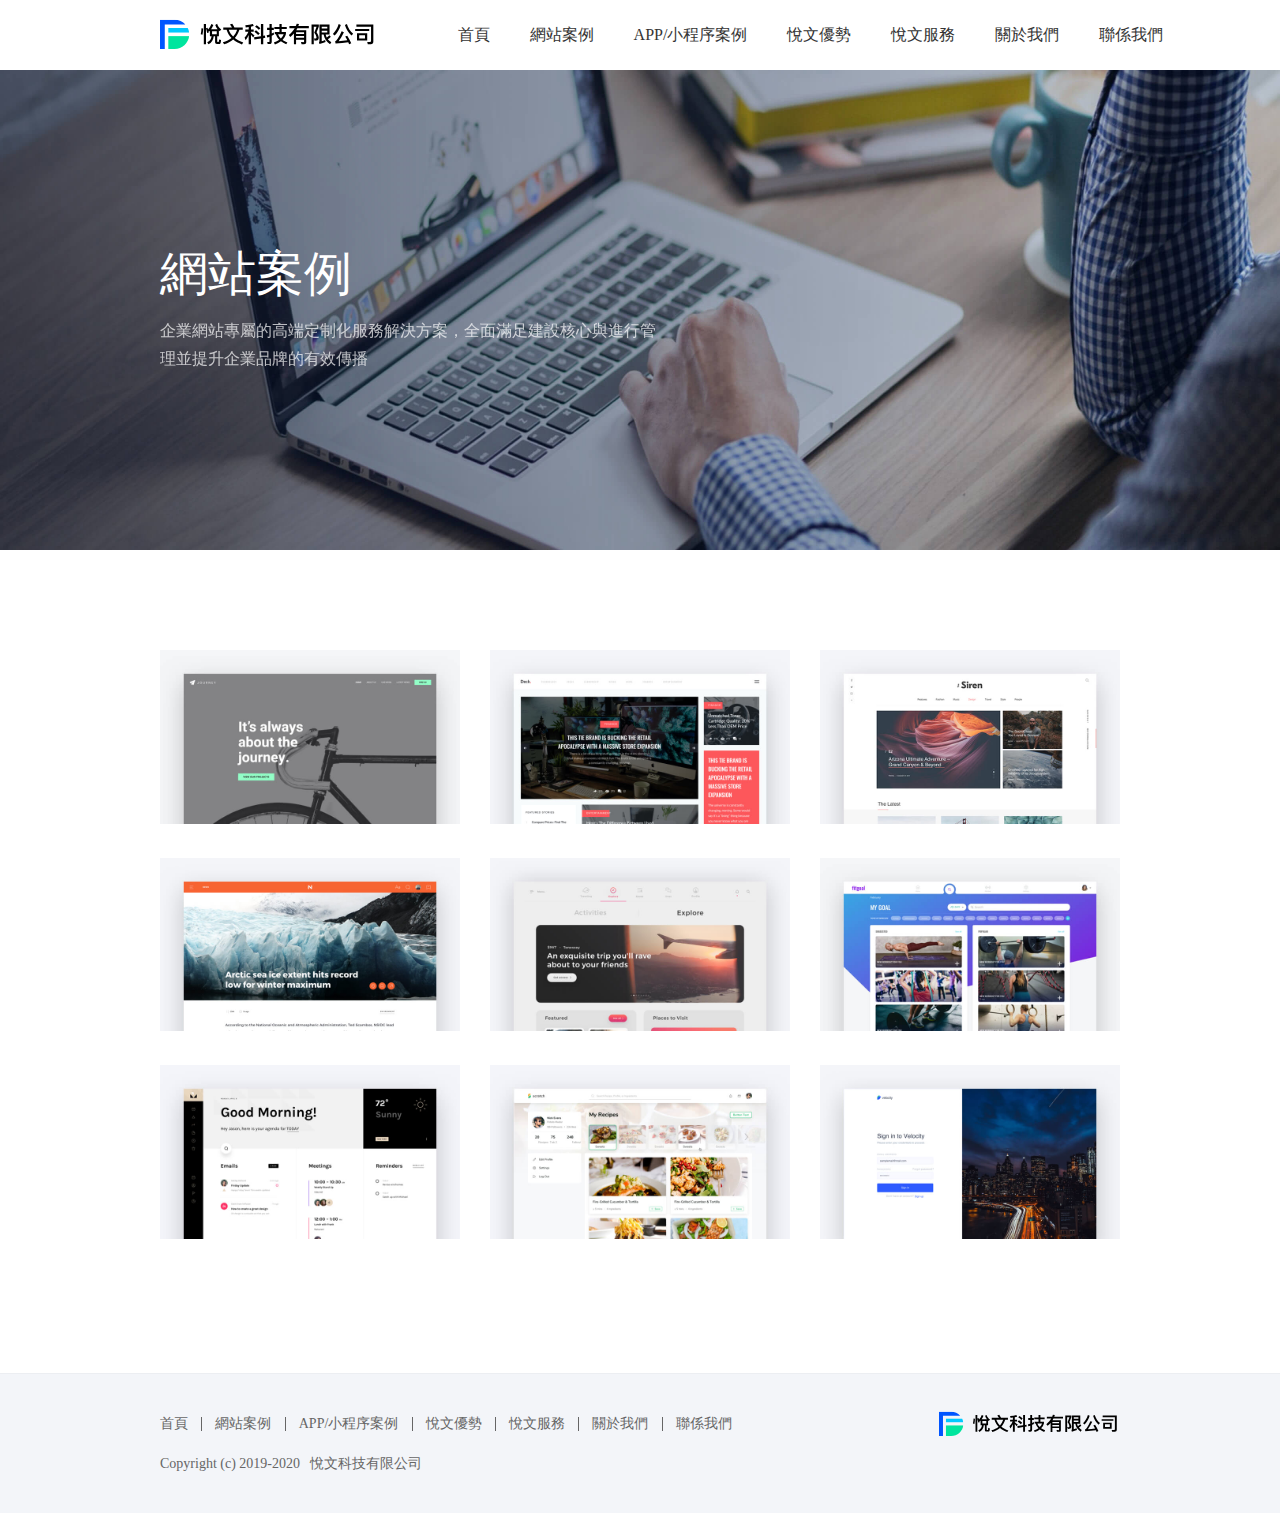
<file: html/webcase.html>
<!DOCTYPE html>
<html lang="zh">
	<head>
		<meta charset="UTF-8">
		<meta name="viewport" content="width=device-width, initial-scale=1.0">
		<meta http-equiv="X-UA-Compatible" content="ie=edge">
		<link rel="stylesheet" href="../css/index.css">
		<title>網站案例</title>
	</head>
	<body>

		<div class="headerNav">
			<img src="../img/header_logo.svg" class="headerlogo">
			<div class="navbox"><a href="index.html">首頁</a></div>
			<div class="navbox"><a href="webcase.html">網站案例</a></div>
			<div class="navbox"><a href="appcase.html">APP/小程序案例</a></div>
			<div class="navbox"><a href="advantage.html">悅文優勢</a></div>
			<div class="navbox"><a href="service.html">悅文服務</a></div>
			<div class="navbox"><a href="aboutus.html">關於我們</a></div>
			<div class="navbox"><a href="contactus.html">聯係我們</a></div>
		</div>

		<div class="adpic webcase-adpic">
			<div class="adpic-title">網站案例</div>
			<div class="adpic-title2">企業網站專屬的高端定制化服務解決方案，全面滿足建設核心與進行管理並提升企業品牌的有效傳播</div>
		</div>

		<div class="webcaseBoxb">
			<div class="webcase"><img src="../img/webcase01.jpg"></div>
			<div class="webcase"><img src="../img/webcase02.jpg"></div>
			<div class="webcase"><img src="../img/webcase03.jpg"></div>
			<div class="webcase"><img src="../img/webcase04.jpg"></div>
			<div class="webcase"><img src="../img/webcase05.jpg"></div>
			<div class="webcase"><img src="../img/webcase06.jpg"></div>
			<div class="webcase"><img src="../img/webcase07.jpg"></div>
			<div class="webcase"><img src="../img/webcase08.jpg"></div>
			<div class="webcase"><img src="../img/webcase09.jpg"></div>
		</div>

		<!-- 網站案例詳情 -->
		<!-- 1 -->
		<div class="webcase-details">
			<div class="details-title">網站案例<i class="returni"><返回列表</i></div>
			<div class="details-top"><img src="../img/webcase1-details01.jpg"></div>
			<div class="details-tpic">
				<img src="../img/webcase1-details02.jpg">
				<img src="../img/webcase1-details03.jpg">
				<img src="../img/webcase1-details04.jpg">
			</div>
		</div>
		
		<!-- 2 -->
		<div class="webcase-details">
			<div class="details-title">網站案例<i class="returni"><返回列表</i></div>
			<div class="details-top"><img src="../img/webcase2-details01.jpg"></div>
			<div class="details-tpic">
				<img src="../img/webcase2-details02.jpg">
				<img src="../img/webcase2-details03.jpg">
				<img src="../img/webcase2-details04.jpg">
			</div>
		</div>
		
		<!-- 3 -->
		<div class="webcase-details">
			<div class="details-title">網站案例<i class="returni"><返回列表</i></div>
			<div class="details-top"><img src="../img/webcase3-details01.jpg"></div>
			<div class="details-tpic">
				<img src="../img/webcase3-details02.jpg">
				<img src="../img/webcase3-details03.jpg">
				<img src="../img/webcase3-details04.jpg">
			</div>
		</div>
		
		<!-- 4 -->
		<div class="webcase-details">
			<div class="details-title">網站案例<i class="returni"><返回列表</i></div>
			<div class="details-top"><img src="../img/webcase4-details01.jpg"></div>
			<div class="details-tpic">
				<img src="../img/webcase4-details02.jpg">
				<img src="../img/webcase4-details03.jpg">
				<img src="../img/webcase4-details04.jpg">
				<img src="../img/webcase4-details05.jpg">
				<img src="../img/webcase4-details06.jpg">
				<img src="../img/webcase4-details07.jpg">
			</div>
		</div>
		
		<!-- 5 -->
		<div class="webcase-details">
			<div class="details-title">網站案例<i class="returni"><返回列表</i></div>
			<div class="details-top"><img src="../img/webcase5-details01.jpg"></div>
			<div class="details-tpic">
				<img src="../img/webcase5-details02.jpg">
				<img src="../img/webcase5-details03.jpg">
				<img src="../img/webcase5-details04.jpg">
				<img src="../img/webcase5-details05.jpg">
				<img src="../img/webcase5-details06.jpg">
				<img src="../img/webcase5-details07.jpg">
			</div>
		</div>
		
		<!-- 6 -->
		<div class="webcase-details">
			<div class="details-title">網站案例<i class="returni"><返回列表</i></div>
			<div class="details-top"><img src="../img/webcase6-details01.jpg"></div>
			<div class="details-tpic">
				<img src="../img/webcase6-details02.jpg">
				<img src="../img/webcase6-details03.jpg">
				<img src="../img/webcase6-details04.jpg">
				<img src="../img/webcase6-details05.jpg">
				<img src="../img/webcase6-details06.jpg">
				<img src="../img/webcase6-details07.jpg">
			</div>
		</div>
		
		<!-- 7 -->
		<div class="webcase-details">
			<div class="details-title">網站案例<i class="returni"><返回列表</i></div>
			<div class="details-top"><img src="../img/webcase7-details01.jpg"></div>
			<div class="details-tpic">
				<img src="../img/webcase7-details02.jpg">
				<img src="../img/webcase7-details03.jpg">
				<img src="../img/webcase7-details04.jpg">
				<img src="../img/webcase7-details05.jpg">
				<img src="../img/webcase7-details06.jpg">
				<img src="../img/webcase7-details07.jpg">
			</div>
		</div>
		
		<!-- 8 -->
		<div class="webcase-details">
			<div class="details-title">網站案例<i class="returni"><返回列表</i></div>
			<div class="details-top"><img src="../img/webcase8-details01.jpg"></div>
			<div class="details-tpic">
				<img src="../img/webcase8-details02.jpg">
				<img src="../img/webcase8-details03.jpg">
				<img src="../img/webcase8-details04.jpg">
				<img src="../img/webcase8-details05.jpg">
				<img src="../img/webcase8-details06.jpg">
				<img src="../img/webcase8-details07.jpg">
			</div>
		</div>
		
		<!-- 9 -->
		<div class="webcase-details">
			<div class="details-title">網站案例<i class="returni"><返回列表</i></div>
			<div class="details-top"><img src="../img/webcase9-details01.jpg"></div>
			<div class="details-tpic">
				<img src="../img/webcase9-details02.jpg">
				<img src="../img/webcase9-details03.jpg">
				<img src="../img/webcase9-details04.jpg">
			</div>
		</div>

		<footer>
			<div class="footer-navs">
				<div class="footer-nav">
					<a href="index.html">首頁</a>
				</div>
				<div class="footer-nav">
					<a href="webcase.html">網站案例</a>
				</div>
				<div class="footer-nav">
					<a href="appcase.html">APP/小程序案例</a>
				</div>
				<div class="footer-nav">
					<a href="advantage.html">悅文優勢</a>
				</div>
				<div class="footer-nav">
					<a href="service.html">悅文服務</a>
				</div>
				<div class="footer-nav">
					<a href="aboutus.html">關於我們</a>
				</div>
				<div class="footer-nav">
					<a href="contactus.html">聯係我們</a>
				</div>
			</div>
			<div class="footer-texts">
				<div class="footer-text">Copyright (c) 2019-2020</div>
				<div class="footer-text">悅文科技有限公司</div>
			</div>
			<img src="../img/Footer_logo.svg" class="footerlogo">
		</footer>
		
		
		<script type="text/javascript">
			
			var details = document.getElementsByClassName("webcase-details")
			var webcase = document.getElementsByClassName("webcase")
			var adpic = document.getElementsByClassName("webcase-adpic")
			// console.log(webcase.length)
			for(var i=0;i<9;i++){
				var opencase = function(k){
				    webcase[k].onclick = function(){
				     	adpic[0].style.display="none";
				     	document.getElementsByClassName("webcaseBoxb")[0].style.display="none";
				     	details[k].style.display="block";
				    	// console.log(k)
				    }
				}
				opencase(i); 
				var closecase = function(j){
				    details[j].onclick = function(){
				     	adpic[0].style.display="block";
				     	document.getElementsByClassName("webcaseBoxb")[0].style.display="";
				     	details[j].style.display="none";
				    }
				}
				closecase(i);
			}
			
		</script>
	</body>
</html>
</file>
<file: css/index.css>
* {
	margin: 0;
	padding: 0;
	box-sizing: border-box;
}

a {
	text-decoration: none;
}

body {
	min-width: 1160px;
}


header {
	width: 100%;
	height: 660px;
	position: relative;
	background-image: url(../img/Banner@2x.jpg);
	background-size: 100% 100%;
}

.banner {
	width: 100%;
}

.header-box {
	margin: 0 auto;
	width: 75%;
}

header .navbox{
	color: white;
}

header .navbox a{
	color: white;
}

.header-title {
	line-height: 78px;
	font-size: 56px;
	color: white;
	margin-top: 178px;
}

.header-title2 {
	width: 500px;
	line-height: 28px;
	color: #A6ACB3;
	margin-top: 20px;
}

.boxa {
	width: 100%;
	padding: 100px 12.5%;
}

.boxa-title {
	margin-bottom: 28px;
	font-size: 36px;
	line-height: 50px;
	color: black;
	font-weight: 500;
}

.boxa-kids {
	display: flex;
	justify-content: space-between;
}

.boxa-kid {
	width: 20%;
}

.kid-imgbox {
	margin-bottom: 10px;
}

.boxa-kid-title {
	font-size: 22px;
	color: #000000;
	line-height: 33px;
	margin-bottom: 13px;
	font-weight: 500;
}

.boxa-kid p {
	font-size: 14px;
	color: #666666;
	line-height: 24px;
}

.boxb {
	/* height: 600px; */
	width: 100%;
	background-color: #F3F5F9;
	padding: 0 12.5%;
	display: flex;
	justify-content: space-between;
}

.boxbimg {
	width: 67.6%;
	height: 100%;
}

.boxb-left {
	width: 28.3%;
}

.boxb-title {
	padding-top: 180px;
	width: 216px;
	font-size: 36px;
	line-height: 50px;
	font-weight: 500;
}

.boxb-title2 {
	margin-top: 20px;
	font-size: 16px;
	line-height: 28px;
	color: #666666;
	margin-bottom: 32px;
}

.boxc {
	/* height: 600px; */
	width: 100%;
	padding: 0 12.5%;
	display: flex;
	justify-content: space-between;
}

.boxcimg {
	width: 61.8%;
	height: 100%;
	margin-top: 50px;
}

.boxc-right {
	width: 28.3%;
}

.boxc-title {
	padding-top: 180px;
	width: 216px;
	font-size: 36px;
	line-height: 50px;
	font-weight: 500;
}

.boxc-title2 {
	margin-top: 20px;
	/* width: 320px; */
	font-size: 16px;
	line-height: 28px;
	color: #666666;
	margin-bottom: 32px;
}

.boxd {
	height: 400px;
	width: 100%;
	position: relative;
}

.boxdimg {
	width: 100%;
	height: 400px;
}

.boxd-content {
	position: absolute;
    top: 0;
    left: 0;
    bottom: 0;
    right: 0;
    margin: auto;
    width: 75%;
	height: 200px;
}

.boxd-title {
	font-size: 36px;
	line-height: 50px;
	color: white;
}

.hml-10:hover {
	margin-left: 10px;
}

.boxd-title2 {
	margin-top: 30px;
    font-size: 16px;
    color: #FFFFFF;
    line-height: 30px;
    width: 860px;
}

.boxd-title3 {
	margin-top: 30px;
    font-size: 16px;
    color: #FFFFFF;
    line-height: 30px;
    width: 600px;
}

.boxe {
	height: 560px;
	width: 100%;
	position: relative;
}

.boxe-content {
	width: 75%;
	height: 360px;
	position: absolute;
	top: 0;
	left: 0;
	right: 0;
	bottom: 0;
	margin: auto;
	background-image: url(../img/callus.jpg);
	background-repeat: no-repeat;
	background-size: 100% 100%;
	padding: 70px 60px;
}

.boxe-title {
	font-size: 36px;
	line-height: 50px;
	color: black;
	font-weight: 500;
}

.boxe-callus {
	margin-top: 30px;
}

.callus-left {
	float: left;
	margin-right: 60px;
}

.callus-right {
	float: left;
}

.callway {
	font-size: 20px;
	color: #000000;
	line-height: 30px;
	font-weight: 500;
}

.callnum {
	font-size: 16px;
	color: #666666;
	line-height: 30px;
}

.mb-20 {
	margin-bottom: 20px;
}


footer {
	height: 140px;
	width: 100%;
	background-color: #F3F5F9;
	padding: 40px 12.5%;
	position: relative;
	border-top: 1px solid #ECEEF2;
}

.footerlogo {
	position: absolute;
	top: 37px;
	right: 12.5%;
}

.footer-navs {
	height: 20px;
	margin-bottom: 20px;
}

.footer-nav {
	font-size: 14px;
	height: 14px;
	color: #666666;
	line-height: 14px;
	padding-right: 1.375%;
	margin: 3px 1.375% 3px 0;
	border-right: 1px solid #666666;
	float: left;
}

.footer-nav:last-child {
	border: none;
}

.footer-nav a {
	color: #666666;
}

.footer-texts {
	height: 20px;
}

.footer-text {
	font-size: 14px;
	line-height: 20px;
	color: #666666;
	padding-right: 1%;
	float: left;
}

/* 悅文優勢 */
.headerNav {
	height: 70px;
	width: 100%;
	position: relative;
}

.headerlogo {
	position: absolute;
	left: 12.5%;
	top: 0;
	bottom: 0;
	margin: auto 0;
}

.navbox {
	font-size: 16px;
	color: #343434;
	line-height: 70px;
	margin-right: 3.125%;
	float: left;
}

.navbox a {
	color: #343434;
}

.navbox a:hover {
	color: #0055FF;
}


.navbox:first-of-type {
	margin-left: 38.75%;
}

.adpic {
	height: 480px;
	width: 100%;
	background-image: url(../img/BannerRwys.jpg);
	background-size: 100% 100%;
	padding: 0 12.5%;
	padding-top: 170px;
}

.service-adpic {
	background-image: url(../img/service-adpic.jpg);
}
.aboutus-adpic {
	background-image: url(../img/aboutus-adpic.jpg);
}
.webcase-adpic {
	background-image: url(../img/webcase-adpic.jpg);
}
.appcase-adpic {
	background-image: url(../img/appcase-adpic.jpg);
}
.contactus-adpic {
	background-image: url(../img/contactus-adpic.jpg);
}

.adpic-title {
	font-size: 48px;
	color: #FFFFFF;
	line-height: 67px;
	margin-bottom: 10px;
}

.adpic-title2 {
	opacity: 0.7;
	font-size: 16px;
	color: #FFFFFF;
	line-height: 28px;
	width: 500px;
}

.boxgray,
.boxwhite {
	height: 540px;
	width: 100%;
	padding: 100px 12.5%;
	display: flex;
	justify-content: space-between;
}

.boxgray {
	background-color: #F3F5F9;
}

.boxwhite {
	background-color: white;
}

.gray-imgbox {
	width: 50%;
	height: 340px;
}

.gray-imgbox img {
	width: 100%;
}

.textbox {
	width: 40%;
	height: 340px;
	padding-top: 20px;
}

.text-title {
	font-size: 36px;
	color: #000000;
	line-height: 50px;
	margin-top: 20px;
	font-weight: 500;
}

.text-title2 {
	font-size: 16px;
	color: #333333;
	line-height: 30px;
	margin-top: 20px;
}

.service-boxa {
	width: 100%;
	padding: 100px 12.5%;
}

.service-boxa-title {
	font-size: 36px;
	color: #000000;
	line-height: 50px;
	margin-bottom: 20px;
	font-weight: 500;
}

.service-boxa-title2 {
	font-size: 16px;
	color: #333333;
	line-height: 30px;
	margin-bottom: 40px;
}

.service-jpgsbox:after{
	content: "";
	height: 0;
	clear: both;
	overflow: hidden;
	display: block;
	visibility: hidden;
}

.service-jpgbox {
	float: left;
	width: 25%;
	position: relative;
}

/* .service-jpgbox:hover {
	border: 1px skyblue solid;
} */

.service-jpgbox>img {
	width: 100%;
	display: block;
}

.jpgbox-title {
	position: absolute;
	left: 30px;
	bottom: 60px;
	font-size: 24px;
	color: #FFFFFF;
	line-height: 33px;
}

.jpgbox-title2 {
	position: absolute;
	left: 30px;
	bottom: 30px;
	opacity: 0.7;
	font-size: 14px;
	color: #FFFFFF;
	line-height: 24px;
}

.service-boxb {
	height: 488px;
	width: 100%;
	background-image: url(../img/servicebottombg.jpg);
	background-size: 100% 100%;
	padding: 100px 12.5%;
}

.service-boxb-title {
	font-size: 36px;
	color: #000000;
	line-height: 50px;
	margin-bottom: 20px;
	font-weight: 500;
}

.service-boxb-title2 {
	font-size: 16px;
	color: #333333;
	line-height: 30px;
	margin-bottom: 40px;
}

.service-boxb-svgbox {
	width: 17.5%;
	height: 148px;
	margin-right: 2.5%;
	text-align: center;
	float: left;
}

.svgbox-title {
	font-size: 20px;
	color: #000000;
	line-height: 28px;
	margin-top: 22px;
	font-weight: 500;
}

.svgbox-title2 {
	font-size: 14px;
	color: #666666;
	text-align: center;
	line-height: 24px;
	margin-top: 14px;
}

/* 關於我們 */
.aboutus-bectent {
	background-image: url(../img/lichenb.jpg);
}

.aboutusBoxb {
	width: 100%;
	padding: 100px 12.5%;
	background-color: #F3F5F9;
}

.aboutusBoxb-content {
	width: 100%;
	height: 100%;
	position: relative;
}
.aboutusBoxb-content>img {
	width: 100%;
}
.conpanyln {
	position: absolute;
	top: 22%;
	right: 0;
	width: 520px;
	height: 310px;
	background-color: white;
	padding: 60px;
}
.conpanyln-title {
	font-size: 36px;
	color: #000000;
	line-height: 50px;
	margin-bottom: 20px;
	font-weight: 500;
}
.conpanyln-title2 {
	font-size: 16px;
	color: #333333;
	line-height: 30px;
}

/* 聯係我們 */
.contactusBoxb {
	width: 100%;
	padding: 100px 12.5%;
}
.contact-imgbox {
	width: 100%;
	margin-bottom: 20px;
}
/* .contact-imgbox img{
	width: 100%;
	display: block;
} */
iframe {
	border: none;
}
.contactways {
	width: 100%;
	margin-top: 20px;
	display: flex;
	flex-wrap: wrap;
}
.contactway {
	width: 33.33%;
	height: 100px;
	padding-top: 40px;
}
.contactway>img {
	float: left;
}
.contactway-right {
	float: left;
	margin-left: 20px;
	max-width: 72%;
}
.conwayr-title {
	font-size: 20px;
	color: #000000;
	line-height: 30px;
	font-weight: 500;
}
.conwayr-title2 {
	font-size: 16px;
	color: #666666;
	line-height: 30px;
}

/* 網站案例 */
.webcaseBoxb {
	width: 100%;
	padding: 100px 12.5%;
	display: flex;
	flex-wrap: wrap;
	justify-content: space-between;
}
.webcase {
	width: calc(33.33333% - 20px);
	margin-bottom: 30px;
	cursor: pointer;
}
.webcase:hover {
	box-shadow: 0 10px 30px 0 rgba(0,0,0,0.20);
}
.webcase>img {
	width: 100%;
}
.webcase-details {
	display: none;
	width: 100%;
	padding: 60px 12.5%;
	background-color: #F3F5F9;
}
.details-title {
	font-size: 42px;
	color: #000000;
	line-height: 67px;
	padding-bottom: 40px;
	border-bottom: 1px solid #D8DCE4;
}
.details-top {
	padding: 50px 0;
}
.details-top>img {
	width: 100%;
}
.details-tpic {
	width: 100%;
	display: flex;
	flex-wrap: wrap;
	justify-content: space-between;
	align-items:flex-start; 
}
.details-tpic>img {
	width: calc(33.33% - 27px);
	margin-bottom: 40px;
}



/* APP/小程序案例 */
.appcaseBoxb {
	width: 100%;
	padding: 100px 12.5%;
	display: flex;
	flex-wrap: wrap;
	justify-content: space-between;
}

.returni {
	color: #0055FF;
    cursor: pointer;
    float: right;
    font-size: 16px;
    line-height: 16px;
    margin-top: 48px;
    font-style: normal;
}

.appcase {
	width: calc(33.33333% - 20px);
	margin-bottom: 30px;
	cursor: pointer;
}
.appcase:hover {
	box-shadow: 0 10px 30px 0 rgba(0,0,0,0.20);
}
.appcase>img {
	width: 100%;
}
.appcase-details {
	display: none;
	width: 100%;
	padding: 60px 12.5%;
	background-color: #F3F5F9;
}
.appdetails-top {
	width: 23.3%;
	float: left;
	margin-top: 50px;
}
.appdetails-top>img {
	width: 100%;
}
.appdetails-tpic {
	float: left;
	margin: 90px 1.66% 0 5.83%;
	width: 69.21%;
	display: flex;
	flex-wrap: wrap;
	justify-content: space-between;
}
.appdetails-tpic>img {
	width: 31%;
	margin-bottom: 40px;
}
.appcase-details:after{
    content: "";
    height: 0;
    clear: both;
    overflow: hidden;
    display: block;
    visibility: hidden;
}



@media screen and (max-width: 1360px){
	header {
		height: 600px;
	}
	
    .header-box {
		margin-top: 17px;
    }
	
	.header-top {
		height: 28px;
		line-height: 28px;
	}
	
	
	.header-title {
		line-height: 68px;
		font-size: 48px;
		/* margin-top: 186px; */
	}
	
	.header-title2 {
		line-height: 26px;
		margin-top: 18px;
	}
	
	.boxa-kid {
		width: 22%;
	}
	
	.boxa-kid-title {
		font-size: 20px;
	}
	
	.boxb-title {
		padding-top: 142px;
	}
		
	.boxb-title2 {
	    margin-bottom: 12px;
	}
	
	.boxc-title {
		padding-top: 142px;
	}
		
	.boxc-title2 {
	    margin-bottom: 12px;
	}
	
	.text-title {
		font-size: 32px;
	}
	
	.conpanyln {
		top: 19%;
	}
}

@media screen and (max-width: 1280px){
	.navbox:first-of-type {
		margin-left: 35.75%;
	}
	.conpanyln {
		top: 14%;
	}
}
</file>
